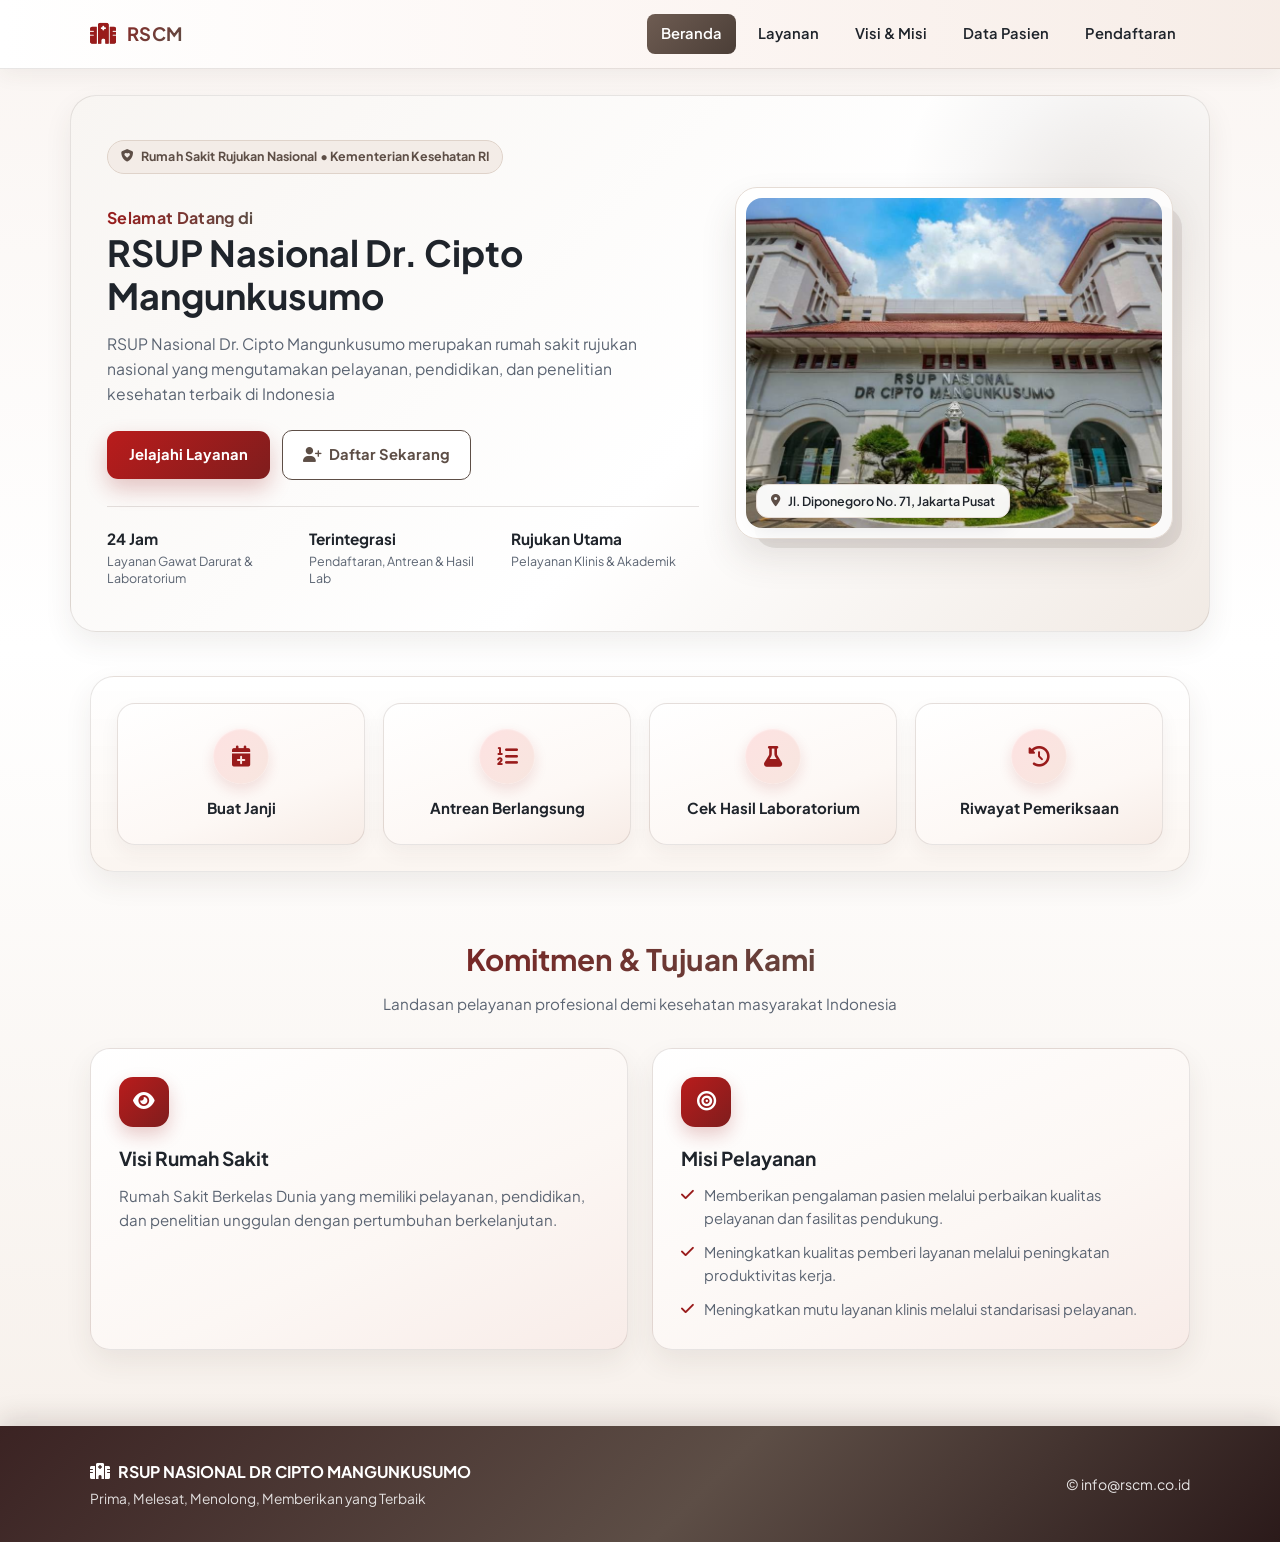
<file: index.html>
<!DOCTYPE html>
<html lang="id">
<head>
    <meta charset="UTF-8">
    <meta name="viewport" content="width=device-width, initial-scale=1.0">
    <title>RSUP NASIONAL DR CIPTO MANGUNKUSUMO</title>
    <link rel="stylesheet" href="style.css">
    <!-- Google Fonts -->
    <link href="https://fonts.googleapis.com/css2?family=Plus+Jakarta+Sans:wght@300;400;500;600;700&display=swap" rel="stylesheet">
    <!-- FontAwesome Icons -->
    <link rel="stylesheet" href="https://cdnjs.cloudflare.com/ajax/libs/font-awesome/6.4.0/css/all.min.css">
    <style>
        :root {
            /* Padanan HEX terdekat untuk TH 048 AA */
            --active-brown-solid: #5d4e46;
            --active-brown-border: #4c3f38;
        }

        /* Header terkunci: sejajar satu baris tanpa balok terpisah di kanan */
        .nav-links {
            display: flex;
            align-items: center;
            gap: 8px;
            flex-wrap: wrap;
        }

        .nav-links a {
            display: inline-flex;
            align-items: center;
            padding: 8px 14px;
            border-radius: 8px;
            text-decoration: none;
            background: transparent !important;
            border: none !important;
            box-shadow: none !important;
            transition: var(--transition);
        }

        .header-action {
            display: none !important;
        }

        /* Status aktif cokelat tua solid untuk semua item navigasi termasuk Pendaftaran */
        .nav-links a.nav-active-solid {
            background-color: var(--active-brown-solid) !important;
            color: #ffffff !important;
            padding: 8px 14px;
            border-radius: 8px;
            transition: var(--transition);
        }

        /* Peningkatan visual Hero Section (#beranda) */
        .hero-section {
            position: relative;
            overflow: hidden;
            background: linear-gradient(135deg, #f8f5f2 0%, #ffffff 58%, #f1eae4 100%);
        }

        .hero-section::before {
            content: "";
            position: absolute;
            width: 380px;
            height: 380px;
            border-radius: 50%;
            background: radial-gradient(circle, rgba(93, 78, 70, 0.11) 0%, rgba(93, 78, 70, 0) 70%);
            top: -90px;
            right: -70px;
            pointer-events: none;
            z-index: 0;
        }

        .hero-content,
        .hero-image-wrapper {
            position: relative;
            z-index: 1;
        }

        .hero-eyebrow {
            display: inline-flex;
            align-items: center;
            gap: 8px;
            background-color: #f3ece7;
            border: 1px solid #dfd3ca;
            color: var(--active-brown-solid);
            font-size: 0.78rem;
            font-weight: 700;
            padding: 6px 13px;
            border-radius: 999px;
            margin-bottom: 14px;
            letter-spacing: 0.01em;
        }

        .hero-buttons {
            display: flex;
            align-items: center;
            gap: 12px;
            flex-wrap: wrap;
        }

        .btn-hero-secondary {
            display: inline-flex;
            align-items: center;
            gap: 8px;
            padding: 12px 20px;
            border-radius: 10px;
            border: 1.5px solid var(--active-brown-solid);
            background-color: #ffffff;
            color: var(--active-brown-solid);
            font-family: inherit;
            font-size: 0.92rem;
            font-weight: 700;
            text-decoration: none;
            transition: var(--transition);
        }

        .btn-hero-secondary:hover {
            background-color: #f3ece7;
            transform: translateY(-1px);
        }

        .hero-highlights {
            display: grid;
            grid-template-columns: repeat(3, minmax(0, 1fr));
            gap: 14px;
            margin-top: 26px;
            padding-top: 20px;
            border-top: 1px solid rgba(93, 78, 70, 0.16);
        }

        .hero-highlight-item {
            display: flex;
            flex-direction: column;
            gap: 2px;
        }

        .hero-highlight-item strong {
            font-size: 0.96rem;
            font-weight: 700;
            color: var(--text-dark);
        }

        .hero-highlight-item span {
            font-size: 0.78rem;
            color: var(--text-muted);
            line-height: 1.35;
        }

        .hero-photo-frame {
            position: relative;
            padding: 10px;
            border-radius: 22px;
            background: rgba(255, 255, 255, 0.85);
            border: 1px solid #e5dcd5;
            box-shadow: 0 18px 36px rgba(62, 49, 41, 0.12);
        }

        .hero-photo-frame::after {
            content: "";
            position: absolute;
            inset: 18px -10px -10px 18px;
            border-radius: 22px;
            background-color: rgba(93, 78, 70, 0.12);
            z-index: -1;
        }

        .hero-photo-frame .hero-img {
            display: block;
            width: 100%;
            border-radius: 16px;
        }

        .hero-floating-badge {
            position: absolute;
            left: 20px;
            bottom: 20px;
            display: inline-flex;
            align-items: center;
            gap: 8px;
            background-color: rgba(255, 255, 255, 0.95);
            backdrop-filter: blur(6px);
            border: 1px solid #e5dcd5;
            color: var(--text-dark);
            padding: 8px 14px;
            border-radius: 12px;
            font-family: inherit;
            font-size: 0.78rem;
            font-weight: 600;
            box-shadow: 0 8px 20px rgba(15, 23, 42, 0.1);
            cursor: pointer;
            transition: var(--transition);
        }

        .hero-floating-badge i {
            color: var(--active-brown-solid);
            transition: var(--transition);
        }

        .hero-floating-badge:hover {
            border-color: var(--active-brown-solid);
            transform: translateY(-1px);
        }

        .hero-floating-badge.is-active {
            background-color: var(--active-brown-solid) !important;
            border-color: var(--active-brown-border) !important;
            color: #ffffff !important;
            box-shadow: 0 10px 22px rgba(93, 78, 70, 0.28);
        }

        .hero-floating-badge.is-active i {
            color: #ffffff !important;
        }

        /* Modal kecil di tengah layar untuk opsi Google Maps */
        .maps-modal-backdrop {
            display: none;
            position: fixed;
            inset: 0;
            background-color: rgba(15, 23, 42, 0.48);
            backdrop-filter: blur(2px);
            z-index: 1200;
            align-items: center;
            justify-content: center;
            padding: 16px;
        }

        .maps-modal-backdrop.show {
            display: flex;
        }

        .maps-modal-card {
            position: relative;
            width: 100%;
            max-width: 390px;
            background-color: #ffffff;
            border: 1px solid #e5dcd5;
            border-radius: 18px;
            padding: 20px 22px 22px;
            box-shadow: 0 20px 44px rgba(15, 23, 42, 0.22);
            color: var(--text-dark);
        }

        .maps-modal-close {
            position: absolute;
            top: 14px;
            right: 14px;
            width: 32px;
            height: 32px;
            border: none;
            border-radius: 8px;
            background: transparent;
            color: var(--text-muted);
            font-size: 1.25rem;
            line-height: 1;
            cursor: pointer;
            display: inline-flex;
            align-items: center;
            justify-content: center;
            transition: var(--transition);
        }

        .maps-modal-close:hover {
            background-color: #f3ece7;
            color: var(--active-brown-solid);
        }

        .maps-modal-title {
            font-size: 1rem;
            font-weight: 700;
            color: var(--text-dark);
            padding-right: 30px;
            margin-bottom: 6px;
        }

        .maps-modal-address {
            font-size: 0.86rem;
            color: var(--text-muted);
            line-height: 1.45;
            margin-bottom: 18px;
        }

        .maps-modal-actions {
            display: flex;
            gap: 10px;
            align-items: center;
        }

        .btn-maps-open {
            flex: 1;
            display: inline-flex;
            align-items: center;
            justify-content: center;
            gap: 8px;
            background-color: var(--active-brown-solid);
            color: #ffffff;
            border: 1px solid var(--active-brown-border);
            padding: 10px 14px;
            border-radius: 10px;
            font-family: inherit;
            font-size: 0.86rem;
            font-weight: 700;
            text-decoration: none;
            cursor: pointer;
            transition: var(--transition);
        }

        .btn-maps-open:hover {
            background-color: var(--active-brown-border);
        }

        .btn-maps-cancel {
            background-color: #ffffff;
            color: var(--text-dark);
            border: 1px solid #d6ccc4;
            padding: 10px 16px;
            border-radius: 10px;
            font-family: inherit;
            font-size: 0.86rem;
            font-weight: 600;
            cursor: pointer;
            transition: var(--transition);
        }

        .btn-maps-cancel:hover {
            background-color: #f3ece7;
        }

        /* Status aktif cokelat tua solid untuk kartu menu cepat di beranda */
        .menu-grid .menu-card.menu-card-active {
            background-color: var(--active-brown-solid) !important;
            border-color: var(--active-brown-border) !important;
            color: #ffffff !important;
            box-shadow: 0 10px 22px rgba(93, 78, 70, 0.25);
        }

        .menu-grid .menu-card.menu-card-active span {
            color: #ffffff !important;
        }

        .menu-grid .menu-card.menu-card-active .icon-circle {
            background-color: rgba(255, 255, 255, 0.2) !important;
            color: #ffffff !important;
        }

        .menu-grid .menu-card.menu-card-active .icon-circle i {
            color: #ffffff !important;
        }

        /* Panel Antrean Berlangsung di bawah grid menu cepat */
        .queue-panel {
            display: none;
            margin-top: 16px;
            background-color: var(--white);
            border: 1px solid var(--border-color);
            border-radius: 16px;
            padding: 20px 24px;
            box-shadow: var(--shadow);
        }

        .queue-panel.show {
            display: block;
        }

        .queue-panel-header {
            display: flex;
            justify-content: space-between;
            align-items: center;
            gap: 12px;
            margin-bottom: 14px;
            padding-bottom: 10px;
            border-bottom: 1px solid var(--border-color);
        }

        .queue-panel-header h4 {
            font-size: 1.05rem;
            font-weight: 700;
            color: var(--text-dark);
        }

        .btn-close-queue {
            background: transparent;
            border: 1px solid var(--border-color);
            color: var(--text-muted);
            padding: 4px 10px;
            border-radius: 6px;
            font-family: inherit;
            font-size: 0.82rem;
            font-weight: 600;
            cursor: pointer;
            transition: var(--transition);
        }

        .btn-close-queue:hover {
            background-color: var(--primary-light);
            color: var(--text-dark);
        }

        .queue-current-card {
            background-color: var(--primary-color);
            color: var(--white);
            border-radius: 12px;
            padding: 16px;
            margin-bottom: 14px;
        }

        .queue-current-label {
            display: inline-block;
            font-size: 0.75rem;
            font-weight: 700;
            letter-spacing: 0.04em;
            text-transform: uppercase;
            background-color: rgba(255, 255, 255, 0.2);
            padding: 3px 9px;
            border-radius: 999px;
            margin-bottom: 10px;
        }

        .queue-current-body {
            display: flex;
            justify-content: space-between;
            align-items: center;
            gap: 12px;
            flex-wrap: wrap;
        }

        .queue-current-main {
            display: flex;
            align-items: center;
            gap: 12px;
            flex-wrap: wrap;
        }

        .queue-current-number {
            background-color: var(--white);
            color: var(--primary-dark);
            font-weight: 700;
            font-size: 1.15rem;
            padding: 6px 12px;
            border-radius: 8px;
            white-space: nowrap;
        }

        .queue-current-patient strong {
            display: block;
            font-size: 1rem;
            color: var(--white);
        }

        .queue-current-patient span {
            font-size: 0.85rem;
            color: rgba(255, 255, 255, 0.88);
        }

        .btn-next-queue {
            background-color: var(--white);
            color: var(--primary-dark);
            border: none;
            padding: 8px 14px;
            border-radius: 8px;
            font-family: inherit;
            font-size: 0.85rem;
            font-weight: 700;
            cursor: pointer;
            transition: var(--transition);
            white-space: nowrap;
        }

        .btn-next-queue:hover {
            background-color: var(--primary-light);
        }

        .queue-summary-bar {
            display: flex;
            justify-content: space-between;
            align-items: center;
            gap: 10px;
            flex-wrap: wrap;
            font-size: 0.88rem;
            font-weight: 600;
            color: var(--text-dark);
            margin-bottom: 10px;
        }

        .queue-waiting-count {
            background-color: var(--primary-light);
            border: 1px solid var(--border-color);
            color: var(--primary-dark);
            padding: 3px 10px;
            border-radius: 999px;
            font-size: 0.8rem;
            font-weight: 700;
        }

        .queue-list {
            list-style: none;
            display: flex;
            flex-direction: column;
            gap: 10px;
        }

        .queue-item {
            display: flex;
            justify-content: space-between;
            align-items: center;
            gap: 12px;
            flex-wrap: wrap;
            background-color: var(--primary-light);
            padding: 12px 14px;
            border-radius: 10px;
            font-size: 0.9rem;
        }

        .queue-number {
            font-weight: 700;
            color: var(--primary-dark);
            background-color: var(--white);
            border: 1px solid var(--border-color);
            padding: 4px 10px;
            border-radius: 6px;
            white-space: nowrap;
        }

        .queue-info {
            flex: 1;
            min-width: 180px;
            color: var(--text-dark);
        }

        .queue-sub {
            display: block;
            font-size: 0.82rem;
            color: var(--text-muted);
        }

        .queue-status-badge {
            font-size: 0.78rem;
            font-weight: 600;
            color: var(--text-muted);
            background-color: var(--white);
            border: 1px solid var(--border-color);
            padding: 3px 9px;
            border-radius: 999px;
            white-space: nowrap;
        }

        .queue-empty {
            text-align: center;
            color: var(--text-muted);
            font-size: 0.9rem;
            padding: 12px 0;
        }

        /* Panel Cek Hasil Laboratorium & Riwayat Pemeriksaan */
        .cek-lab-panel {
            display: none;
            margin-top: 16px;
            background-color: var(--white);
            border: 1px solid var(--border-color);
            border-radius: 16px;
            padding: 20px 24px;
            box-shadow: var(--shadow);
        }

        .cek-lab-panel.show {
            display: block;
        }

        .cek-lab-form-row {
            display: flex;
            gap: 10px;
            align-items: center;
            flex-wrap: wrap;
        }

        .cek-lab-input {
            flex: 1 1 240px;
            padding: 9px 12px;
            border: 1px solid var(--border-color);
            border-radius: 8px;
            font-family: inherit;
            font-size: 0.92rem;
            color: var(--text-dark);
            background-color: var(--white);
        }

        .cek-lab-input:focus {
            outline: none;
            border-color: var(--primary-color);
        }

        .btn-cek-lab-submit {
            background-color: var(--primary-color);
            color: var(--white);
            border: none;
            padding: 9px 15px;
            border-radius: 8px;
            font-family: inherit;
            font-size: 0.88rem;
            font-weight: 600;
            cursor: pointer;
            transition: var(--transition);
        }

        .btn-cek-lab-submit:hover {
            background-color: var(--primary-dark);
        }

        .btn-cek-lab-print {
            background-color: var(--primary-color);
            color: var(--white);
            border: none;
            padding: 7px 13px;
            border-radius: 8px;
            font-family: inherit;
            font-size: 0.84rem;
            font-weight: 600;
            cursor: pointer;
            transition: var(--transition);
        }

        .btn-cek-lab-print:hover {
            background-color: var(--primary-dark);
        }

        .cek-lab-msg {
            margin-top: 10px;
            font-size: 0.88rem;
            font-weight: 600;
        }

        .cek-lab-msg-error {
            color: #b91c1c;
        }

        .cek-lab-msg-ok {
            color: #15803d;
        }

        .cek-lab-result-box {
            display: none;
            margin-top: 16px;
            padding-top: 16px;
            border-top: 1px solid var(--border-color);
        }

        .cek-lab-result-box.show {
            display: block;
        }

        .cek-lab-result-toolbar {
            display: flex;
            justify-content: space-between;
            align-items: center;
            gap: 10px;
            flex-wrap: wrap;
            margin-bottom: 12px;
        }

        .cek-lab-readonly-tag {
            display: inline-flex;
            align-items: center;
            gap: 6px;
            font-size: 0.78rem;
            font-weight: 700;
            color: var(--primary-dark);
            background-color: var(--primary-light);
            border: 1px solid var(--border-color);
            padding: 4px 10px;
            border-radius: 999px;
        }

        .riwayat-session-list {
            display: flex;
            flex-direction: column;
            gap: 10px;
            margin-top: 14px;
        }

        .riwayat-session-card {
            display: flex;
            justify-content: space-between;
            align-items: center;
            gap: 12px;
            flex-wrap: wrap;
            background-color: var(--primary-light);
            border: 1px solid var(--border-color);
            border-radius: 12px;
            padding: 12px 15px;
        }

        .riwayat-session-meta strong {
            display: block;
            font-size: 0.94rem;
            color: var(--text-dark);
            margin-bottom: 2px;
        }

        .riwayat-session-meta span {
            font-size: 0.82rem;
            color: var(--text-muted);
        }

        .btn-lihat-riwayat {
            background-color: var(--active-brown-solid);
            color: #ffffff;
            border: none;
            padding: 7px 13px;
            border-radius: 8px;
            font-family: inherit;
            font-size: 0.82rem;
            font-weight: 600;
            cursor: pointer;
            transition: var(--transition);
        }

        .btn-lihat-riwayat:hover {
            background-color: var(--active-brown-border);
        }

        .report-paper {
            background-color: #ffffff;
            color: #111827;
            padding: 16px;
            border: 1px solid var(--border-color);
            border-radius: 10px;
        }

        .report-kop {
            text-align: center;
            padding-bottom: 10px;
            border-bottom: 2px solid #111827;
            margin-bottom: 12px;
        }

        .report-kop-brand {
            display: inline-flex;
            align-items: center;
            gap: 6px;
            color: var(--primary-dark);
            font-weight: 700;
            font-size: 0.88rem;
            margin-bottom: 3px;
        }

        .report-kop h3 {
            font-size: 1.15rem;
            font-weight: 700;
            margin-bottom: 2px;
        }

        .report-kop p {
            font-size: 0.78rem;
            color: #4b5563;
        }

        .report-info-grid {
            display: grid;
            grid-template-columns: repeat(2, 1fr);
            gap: 6px 18px;
            font-size: 0.84rem;
            margin-bottom: 12px;
            padding-bottom: 10px;
            border-bottom: 1px solid #d1d5db;
        }

        .report-info-row {
            display: flex;
            gap: 6px;
        }

        .report-info-label {
            min-width: 110px;
            font-weight: 600;
            color: #374151;
        }

        .report-section-heading {
            text-align: center;
            font-size: 0.92rem;
            font-weight: 700;
            margin-bottom: 10px;
            color: #111827;
        }

        .report-table-wrap {
            overflow-x: auto;
        }

        .report-table {
            width: 100%;
            border-collapse: collapse;
            font-size: 0.82rem;
            margin-bottom: 12px;
        }

        .report-table th,
        .report-table td {
            padding: 7px 8px;
            border-bottom: 1px solid #e5e7eb;
            text-align: left;
        }

        .report-table th {
            background-color: #f8fafc;
            font-weight: 700;
            color: #111827;
        }

        .row-status-normal {
            background-color: #ffffff;
        }

        .row-status-high,
        .row-status-low {
            background-color: #ecfccb;
            font-weight: 600;
        }

        .row-status-critical {
            background-color: #fecdd3;
            color: #881337;
            font-weight: 700;
        }

        .flag-normal {
            color: #64748b;
            font-weight: 700;
        }

        .flag-high,
        .flag-low {
            color: #3f6212;
            font-weight: 700;
        }

        .flag-critical {
            color: #be123c;
            font-weight: 700;
        }

        .report-footer-meta {
            font-size: 0.8rem;
            color: #374151;
            margin-bottom: 14px;
        }

        .report-sign-grid {
            display: grid;
            grid-template-columns: repeat(2, 1fr);
            gap: 16px;
            text-align: center;
            font-size: 0.82rem;
            margin-bottom: 10px;
        }

        .report-sign-space {
            height: 44px;
        }

        .report-disclaimer {
            font-size: 0.74rem;
            color: #6b7280;
            line-height: 1.4;
        }

        @media (max-width: 768px) {
            .hero-highlights {
                grid-template-columns: 1fr;
                gap: 10px;
            }

            .hero-floating-badge {
                left: 16px;
                right: 16px;
                bottom: 16px;
            }

            .report-info-grid,
            .report-sign-grid {
                grid-template-columns: 1fr;
            }
        }
    </style>
</head>
<body>

    <header class="header">
        <div class="nav-container">
            <div class="logo">
                <i class="fa-solid fa-hospital"></i>
                <span>RSCM</span>
            </div>
            <nav class="nav-links" aria-label="Navigasi Utama">
                <a href="index.html#beranda" data-section="beranda" class="nav-active-solid">Beranda</a>
                <a href="index.html#layanan" data-section="layanan">Layanan</a>
                <a href="index.html#visi-misi" data-section="visi-misi">Visi &amp; Misi</a>
                <a href="data-pasien.html">Data Pasien</a>
                <a href="pendaftaran.html">Pendaftaran</a>
            </nav>
        </div>
    </header>

    <section id="beranda" class="hero-section">
        <div class="hero-content">
            <div class="hero-eyebrow">
                <i class="fa-solid fa-shield-heart"></i>
                <span>Rumah Sakit Rujukan Nasional &bull; Kementerian Kesehatan RI</span>
            </div>
            <h1><span class="welcome-text">Selamat Datang di</span> <br><span>RSUP Nasional Dr. Cipto Mangunkusumo</span></h1>
            <p>RSUP Nasional Dr. Cipto Mangunkusumo merupakan rumah sakit rujukan nasional yang mengutamakan pelayanan, pendidikan, dan penelitian kesehatan terbaik di Indonesia</p>
            <div class="hero-buttons">
                <a href="#layanan" class="btn-main">Jelajahi Layanan</a>
                <a href="pendaftaran.html" id="btnDaftarHero" class="btn-hero-secondary">
                    <i class="fa-solid fa-user-plus"></i> Daftar Sekarang
                </a>
            </div>
            <div class="hero-highlights">
                <div class="hero-highlight-item">
                    <strong>24 Jam</strong>
                    <span>Layanan Gawat Darurat &amp; Laboratorium</span>
                </div>
                <div class="hero-highlight-item">
                    <strong>Terintegrasi</strong>
                    <span>Pendaftaran, Antrean &amp; Hasil Lab</span>
                </div>
                <div class="hero-highlight-item">
                    <strong>Rujukan Utama</strong>
                    <span>Pelayanan Klinis &amp; Akademik</span>
                </div>
            </div>
        </div>
        <div class="hero-image-wrapper">
            <div class="hero-photo-frame">
                <img src="rscm.jpeg" alt="RSCM" class="hero-img">
                <button type="button" id="btnLokasiBadge" class="hero-floating-badge" aria-haspopup="dialog" aria-expanded="false">
                    <i class="fa-solid fa-location-dot"></i>
                    <span>Jl. Diponegoro No. 71, Jakarta Pusat</span>
                </button>
            </div>
        </div>
    </section>

    <!-- Modal Pilihan Google Maps -->
    <div id="modalLokasiMaps" class="maps-modal-backdrop" role="dialog" aria-modal="true" aria-labelledby="judulModalMaps">
        <div class="maps-modal-card">
            <button type="button" id="btnSilangMaps" class="maps-modal-close" aria-label="Tutup">&times;</button>
            <div id="judulModalMaps" class="maps-modal-title">Lokasi RSUP Nasional Dr. Cipto Mangunkusumo</div>
            <p class="maps-modal-address">Jl. Diponegoro No. 71, Jakarta Pusat</p>
            <div class="maps-modal-actions">
                <a
                    href="https://www.google.com/maps/search/?api=1&query=RSUP+Nasional+Dr.+Cipto+Mangunkusumo+Jl.+Diponegoro+No.+71+Jakarta+Pusat"
                    target="_blank"
                    rel="noopener noreferrer"
                    id="linkBukaGoogleMaps"
                    class="btn-maps-open"
                >
                    <i class="fa-solid fa-arrow-up-right-from-square"></i> Buka di Google Maps
                </a>
                <button type="button" id="btnBatalMaps" class="btn-maps-cancel">Batal</button>
            </div>
        </div>
    </div>

    <section id="layanan" class="quick-service-section">
        <div class="container">
            <div class="quick-menu-container">
                <div class="menu-grid">
                    <a href="pendaftaran.html" id="btnBuatJanji" class="menu-card">
                        <div class="icon-circle">
                            <i class="fa-solid fa-calendar-plus"></i>
                        </div>
                        <span>Buat Janji</span>
                    </a>

                    <a href="#antrean-berlangsung" id="btnAntreanBerlangsung" class="menu-card">
                        <div class="icon-circle">
                            <i class="fa-solid fa-list-ol"></i>
                        </div>
                        <span>Antrean Berlangsung</span>
                    </a>

                    <a href="#cek-hasil-lab" id="btnCekHasilLab" class="menu-card">
                        <div class="icon-circle">
                            <i class="fa-solid fa-flask"></i>
                        </div>
                        <span>Cek Hasil Laboratorium</span>
                    </a>

                    <a href="#riwayat-pemeriksaan" id="btnRiwayatPemeriksaan" class="menu-card">
                        <div class="icon-circle">
                            <i class="fa-solid fa-clock-rotate-left"></i>
                        </div>
                        <span>Riwayat Pemeriksaan</span>
                    </a>
                </div>

                <!-- Panel Antrean Berlangsung -->
                <div id="panelAntreanBerlangsung" class="queue-panel" aria-live="polite">
                    <div class="queue-panel-header">
                        <h4>Antrean Berlangsung</h4>
                        <button type="button" id="btnTutupAntrean" class="btn-close-queue">Tutup</button>
                    </div>

                    <!-- Kotak Sedang Dilayani -->
                    <div id="kotakSedangDilayani"></div>

                    <!-- Ringkasan Jumlah Menunggu & Daftar Menunggu -->
                    <div class="queue-summary-bar">
                        <span>Daftar Antrean Menunggu</span>
                        <span id="ringkasanMenunggu" class="queue-waiting-count">0 Menunggu</span>
                    </div>
                    <ul id="daftarAntreanAktif" class="queue-list"></ul>
                </div>

                <!-- Panel Cek Hasil Laboratorium (Read-Only + Cetak / Simpan PDF) -->
                <div id="panelCekHasilLab" class="cek-lab-panel" aria-live="polite">
                    <div class="queue-panel-header">
                        <h4>Cek Hasil Laboratorium</h4>
                        <button type="button" id="btnTutupCekLab" class="btn-close-queue">Tutup</button>
                    </div>

                    <form id="formCariNoRm" class="cek-lab-form-row">
                        <input
                            type="text"
                            id="inputNoRmPasien"
                            class="cek-lab-input"
                            placeholder="Masukkan No. RM pasien..."
                            autocomplete="off"
                            required
                        >
                        <button type="submit" class="btn-cek-lab-submit">
                            <i class="fa-solid fa-magnifying-glass"></i> Cek Hasil
                        </button>
                        <button type="button" id="btnBersihkanCekLab" class="btn-close-queue">Reset</button>
                    </form>

                    <div id="pesanCekLab" class="cek-lab-msg"></div>

                    <div id="kotakHasilLabReadOnly" class="cek-lab-result-box">
                        <div class="cek-lab-result-toolbar">
                            <span class="cek-lab-readonly-tag">
                                <i class="fa-solid fa-eye"></i> Lembar Hasil (Read-Only)
                            </span>
                            <button type="button" id="btnCetakHasilLab" class="btn-cek-lab-print">
                                <i class="fa-solid fa-print"></i> Cetak / Simpan PDF
                            </button>
                        </div>

                        <div id="kertasCetakHasilLab" class="report-paper"></div>
                    </div>
                </div>

                <!-- Panel Riwayat Pemeriksaan Pasien (Syarat: Masukkan No. RM) -->
                <div id="panelRiwayatPemeriksaan" class="cek-lab-panel" aria-live="polite">
                    <div class="queue-panel-header">
                        <h4>Riwayat Pemeriksaan</h4>
                        <button type="button" id="btnTutupRiwayat" class="btn-close-queue">Tutup</button>
                    </div>

                    <form id="formCariRiwayatNoRm" class="cek-lab-form-row">
                        <input
                            type="text"
                            id="inputNoRmRiwayat"
                            class="cek-lab-input"
                            placeholder="Masukkan No. RM untuk melihat riwayat pemeriksaan..."
                            autocomplete="off"
                            required
                        >
                        <button type="submit" class="btn-cek-lab-submit">
                            <i class="fa-solid fa-clock-rotate-left"></i> Cari Riwayat
                        </button>
                        <button type="button" id="btnBersihkanRiwayat" class="btn-close-queue">Reset</button>
                    </form>

                    <div id="pesanRiwayat" class="cek-lab-msg"></div>
                    <div id="daftarSesiRiwayat" class="riwayat-session-list"></div>

                    <div id="kotakDetailRiwayat" class="cek-lab-result-box">
                        <div class="cek-lab-result-toolbar">
                            <span class="cek-lab-readonly-tag">
                                <i class="fa-solid fa-file-lines"></i> Rincian Riwayat Pemeriksaan (Read-Only)
                            </span>
                            <button type="button" id="btnTutupDetailRiwayat" class="btn-close-queue">Tutup Rincian</button>
                        </div>
                        <div id="kertasDetailRiwayat" class="report-paper"></div>
                    </div>
                </div>
            </div>
        </div>
    </section>

    <section id="visi-misi" class="vision-mission-section">
        <div class="container">
            <div class="section-header">
                <h2>Komitmen &amp; Tujuan Kami</h2>
                <p>Landasan pelayanan profesional demi kesehatan masyarakat Indonesia</p>
            </div>
            <div class="vm-grid">
                <div class="vm-card">
                    <div class="icon-box"><i class="fa-solid fa-eye"></i></div>
                    <h3>Visi Rumah Sakit</h3>
                    <p>Rumah Sakit Berkelas Dunia yang memiliki pelayanan, pendidikan, dan penelitian unggulan dengan pertumbuhan berkelanjutan.</p>
                </div>
                <div class="vm-card">
                    <div class="icon-box"><i class="fa-solid fa-bullseye"></i></div>
                    <h3>Misi Pelayanan</h3>
                    <ul>
                        <li><i class="fa-solid fa-check"></i> Memberikan pengalaman pasien melalui perbaikan kualitas pelayanan dan fasilitas pendukung.</li>
                        <li><i class="fa-solid fa-check"></i> Meningkatkan kualitas pemberi layanan melalui peningkatan produktivitas kerja.</li>
                        <li><i class="fa-solid fa-check"></i> Meningkatkan mutu layanan klinis melalui standarisasi pelayanan.</li>
                    </ul>
                </div>
            </div>
        </div>
    </section>

    <footer class="footer">
        <div class="container footer-content">
            <div class="footer-brand">
                <h3><i class="fa-solid fa-hospital"></i> RSUP NASIONAL DR CIPTO MANGUNKUSUMO</h3>
                <p>Prima, Melesat, Menolong, Memberikan yang Terbaik</p>
            </div>
            <div class="footer-info">
                <p>&copy; info@rscm.co.id</p>
            </div>
        </div>
    </footer>

    <script>
        const navHeaderItems = document.querySelectorAll('.nav-links a');
        const semuaKartuMenu = document.querySelectorAll('.menu-grid .menu-card');
        const btnDaftarHero = document.getElementById('btnDaftarHero');
        const btnLokasiBadge = document.getElementById('btnLokasiBadge');
        const modalLokasiMaps = document.getElementById('modalLokasiMaps');
        const btnSilangMaps = document.getElementById('btnSilangMaps');
        const btnBatalMaps = document.getElementById('btnBatalMaps');
        const linkBukaGoogleMaps = document.getElementById('linkBukaGoogleMaps');
        const btnBuatJanji = document.getElementById('btnBuatJanji');
        const btnAntrean = document.getElementById('btnAntreanBerlangsung');
        const btnCekHasilLab = document.getElementById('btnCekHasilLab');
        const btnRiwayatPemeriksaan = document.getElementById('btnRiwayatPemeriksaan');

        const panelAntrean = document.getElementById('panelAntreanBerlangsung');
        const btnTutupAntrean = document.getElementById('btnTutupAntrean');
        const kotakSedangDilayani = document.getElementById('kotakSedangDilayani');
        const ringkasanMenunggu = document.getElementById('ringkasanMenunggu');
        const daftarAntreanAktif = document.getElementById('daftarAntreanAktif');

        const panelCekHasilLab = document.getElementById('panelCekHasilLab');
        const btnTutupCekLab = document.getElementById('btnTutupCekLab');
        const formCariNoRm = document.getElementById('formCariNoRm');
        const inputNoRmPasien = document.getElementById('inputNoRmPasien');
        const btnBersihkanCekLab = document.getElementById('btnBersihkanCekLab');
        const pesanCekLab = document.getElementById('pesanCekLab');
        const kotakHasilLabReadOnly = document.getElementById('kotakHasilLabReadOnly');
        const kertasCetakHasilLab = document.getElementById('kertasCetakHasilLab');
        const btnCetakHasilLab = document.getElementById('btnCetakHasilLab');

        const panelRiwayatPemeriksaan = document.getElementById('panelRiwayatPemeriksaan');
        const btnTutupRiwayat = document.getElementById('btnTutupRiwayat');
        const formCariRiwayatNoRm = document.getElementById('formCariRiwayatNoRm');
        const inputNoRmRiwayat = document.getElementById('inputNoRmRiwayat');
        const btnBersihkanRiwayat = document.getElementById('btnBersihkanRiwayat');
        const pesanRiwayat = document.getElementById('pesanRiwayat');
        const daftarSesiRiwayat = document.getElementById('daftarSesiRiwayat');
        const kotakDetailRiwayat = document.getElementById('kotakDetailRiwayat');
        const kertasDetailRiwayat = document.getElementById('kertasDetailRiwayat');
        const btnTutupDetailRiwayat = document.getElementById('btnTutupDetailRiwayat');

        let navTerkunciManual = false;

        function setNavHeaderAktif(el) {
            navHeaderItems.forEach((item) => item.classList.remove('nav-active-solid'));
            if (el) el.classList.add('nav-active-solid');
        }

        function setNavAktifBySection(sectionId) {
            const target = document.querySelector(`.nav-links a[data-section="${sectionId}"]`);
            if (target) {
                setNavHeaderAktif(target);
            }
        }

        function setMenuCardAktif(el) {
            semuaKartuMenu.forEach((card) => card.classList.remove('menu-card-active'));
            if (el) el.classList.add('menu-card-active');
        }

        function tutupSemuaPanelLayanan() {
            panelAntrean.classList.remove('show');
            panelCekHasilLab.classList.remove('show');
            panelRiwayatPemeriksaan.classList.remove('show');
        }

        navHeaderItems.forEach((item) => {
            item.addEventListener('click', function (e) {
                setNavHeaderAktif(this);
                const href = this.getAttribute('href') || '';
                const sectionId = this.dataset.section;

                if (sectionId) {
                    navTerkunciManual = true;
                    setTimeout(() => {
                        navTerkunciManual = false;
                    }, 500);
                }

                const pindahHalaman = href && !href.startsWith('#') && !href.startsWith('index.html#');
                if (pindahHalaman) {
                    e.preventDefault();
                    setTimeout(() => {
                        window.location.href = href;
                    }, 180);
                }
            });
        });

        window.addEventListener('scroll', function () {
            if (navTerkunciManual) return;
            const sections = ['beranda', 'layanan', 'visi-misi'];
            const posisiY = window.scrollY + 140;
            let aktifId = 'beranda';

            sections.forEach((id) => {
                const sec = document.getElementById(id);
                if (sec && sec.offsetTop <= posisiY) {
                    aktifId = id;
                }
            });

            setNavAktifBySection(aktifId);
        });

        function bukaModalMaps() {
            modalLokasiMaps.classList.add('show');
            btnLokasiBadge.classList.add('is-active');
            btnLokasiBadge.setAttribute('aria-expanded', 'true');
        }

        function tutupModalMaps() {
            modalLokasiMaps.classList.remove('show');
            btnLokasiBadge.classList.remove('is-active');
            btnLokasiBadge.setAttribute('aria-expanded', 'false');
        }

        btnLokasiBadge.addEventListener('click', function (e) {
            e.stopPropagation();
            if (modalLokasiMaps.classList.contains('show')) {
                tutupModalMaps();
            } else {
                bukaModalMaps();
            }
        });

        btnSilangMaps.addEventListener('click', tutupModalMaps);
        btnBatalMaps.addEventListener('click', tutupModalMaps);
        linkBukaGoogleMaps.addEventListener('click', tutupModalMaps);

        modalLokasiMaps.addEventListener('click', function (e) {
            if (e.target === modalLokasiMaps) {
                tutupModalMaps();
            }
        });

        document.addEventListener('keydown', function (e) {
            if (e.key === 'Escape' && modalLokasiMaps.classList.contains('show')) {
                tutupModalMaps();
            }
        });

        if (btnDaftarHero) {
            btnDaftarHero.addEventListener('click', function (e) {
                e.preventDefault();
                const href = this.getAttribute('href');
                const navDaftar = document.querySelector('.nav-links a[href="pendaftaran.html"]');
                if (navDaftar) setNavHeaderAktif(navDaftar);
                this.style.backgroundColor = 'var(--active-brown-solid)';
                this.style.color = '#ffffff';
                setTimeout(() => {
                    window.location.href = href;
                }, 180);
            });
        }

        btnBuatJanji.addEventListener('click', function (e) {
            e.preventDefault();
            setMenuCardAktif(this);
            const navDaftar = document.querySelector('.nav-links a[href="pendaftaran.html"]');
            if (navDaftar) setNavHeaderAktif(navDaftar);
            const href = this.getAttribute('href');
            setTimeout(() => {
                window.location.href = href;
            }, 180);
        });

        const STORAGE_PENDAFTARAN = 'dataPendaftaranRSCM';
        const STORAGE_DATA_PASIEN = 'dataPasienRSCM';
        const STORAGE_HASIL_LAB = 'hasilLaboratoriumRSCM';
        const STORAGE_RIWAYAT_LAB = 'riwayatPemeriksaanRSCM';

        let pasienAktifCekLabKey = null;

        const KATALOG_DEFAULT = {
            'Hemoglobin': { satuan: 'g/dL', rujukan: '11.5 - 14.3', kritisTeks: '< 7.0 dan > 20', metode: 'Automated hematology analyzer', minNormal: 11.5, maxNormal: 14.3, critLow: 7.0, critHigh: 20 },
            'Hematokrit': { satuan: '%', rujukan: '34 - 42', kritisTeks: '< 20 dan > 60', metode: 'Automated hematology analyzer', minNormal: 34, maxNormal: 42, critLow: 20, critHigh: 60 },
            'Eritrosit': { satuan: 'juta/mm³', rujukan: '4.10 - 5.20', kritisTeks: '-', metode: 'Automated hematology analyzer', minNormal: 4.10, maxNormal: 5.20, critLow: null, critHigh: null },
            'Leukosit': { satuan: '/mm³', rujukan: '3800 - 10400', kritisTeks: '< 2000 dan > 50000', metode: 'Automated hematology analyzer', minNormal: 3800, maxNormal: 10400, critLow: 2000, critHigh: 50000 },
            'Trombosit': { satuan: '/mm³', rujukan: '187000 - 400000', kritisTeks: '< 50000 dan > 800000', metode: 'Automated hematology analyzer', minNormal: 187000, maxNormal: 400000, critLow: 50000, critHigh: 800000 },
            'MCV': { satuan: 'fL', rujukan: '77.8 - 91.1', kritisTeks: '-', metode: 'Calculated', minNormal: 77.8, maxNormal: 91.1, critLow: null, critHigh: null },
            'MCH': { satuan: 'pg', rujukan: '25 - 33', kritisTeks: '-', metode: 'Calculated', minNormal: 25, maxNormal: 33, critLow: null, critHigh: null },
            'MCHC': { satuan: 'g/dL', rujukan: '32 - 36', kritisTeks: '-', metode: 'Calculated', minNormal: 32, maxNormal: 36, critLow: null, critHigh: null },
            'Masa Protrombin (PT)': { satuan: 'detik', rujukan: '9.4 - 12.5', kritisTeks: '> 50', metode: 'Coagulometer', minNormal: 9.4, maxNormal: 12.5, critLow: null, critHigh: 50 },
            'INR': { satuan: '', rujukan: '0.9 - 1.1', kritisTeks: '> 5.0', metode: 'Calculated', minNormal: 0.9, maxNormal: 1.1, critLow: null, critHigh: 5.0 },
            'APTT': { satuan: 'detik', rujukan: '25 - 37', kritisTeks: '> 100', metode: 'Coagulometer', minNormal: 25, maxNormal: 37, critLow: null, critHigh: 100 },
            'D-dimer': { satuan: 'ng/mL FEU', rujukan: '≤ 500', kritisTeks: '-', metode: 'Immunoturbidimetric', minNormal: null, maxNormal: 500, critLow: null, critHigh: null }
        };

        function ambilDataAntrean() {
            return JSON.parse(localStorage.getItem(STORAGE_PENDAFTARAN)) || [];
        }

        function simpanDataAntrean(data) {
            localStorage.setItem(STORAGE_PENDAFTARAN, JSON.stringify(data));
        }

        function ambilDataPasienTersimpan() {
            return JSON.parse(localStorage.getItem(STORAGE_DATA_PASIEN)) || [];
        }

        function simpanDataPasienTersimpan(data) {
            localStorage.setItem(STORAGE_DATA_PASIEN, JSON.stringify(data));
        }

        function buatKeyPasien(item, index = 0) {
            if (item && item.pasienKey) return item.pasienKey;
            if (item && item.nomorAntrean) return `${item.nomorAntrean}__${item.noRm || index}`;
            if (item && item.noRm) return `RM-${item.noRm}__${index}`;
            return `PASIEN-${index}`;
        }

        function arsipkanAntreanKeMasterPasien(daftarAntrean) {
            if (!Array.isArray(daftarAntrean) || daftarAntrean.length === 0) return;

            const masterSekarang = ambilDataPasienTersimpan();
            const mapMaster = new Map();

            masterSekarang.forEach((item, idx) => {
                const key = buatKeyPasien(item, idx);
                mapMaster.set(key, { ...item, pasienKey: key });
            });

            daftarAntrean.forEach((item, idx) => {
                const key = buatKeyPasien(item, idx);
                const salinan = {
                    ...item,
                    pasienKey: key,
                    nomorTransaksi: item.nomorTransaksi || item.nomorAntrean || key,
                    poliRujukan: item.poliRujukan || item.tujuan || 'Laboratorium',
                    tanggalOrder: item.tanggalOrder || item.waktuDaftar || '-'
                };

                if (mapMaster.has(key)) {
                    mapMaster.set(key, { ...salinan, ...mapMaster.get(key), pasienKey: key });
                } else {
                    mapMaster.set(key, salinan);
                }
            });

            simpanDataPasienTersimpan(Array.from(mapMaster.values()));
        }

        function panggilBerikutnya() {
            const dataAntrean = ambilDataAntrean();
            if (dataAntrean.length === 0) return;

            arsipkanAntreanKeMasterPasien(dataAntrean);
            dataAntrean.shift();
            simpanDataAntrean(dataAntrean);
            renderAntreanBerlangsung();
        }

        function renderAntreanBerlangsung() {
            const dataAntrean = ambilDataAntrean();
            arsipkanAntreanKeMasterPasien(dataAntrean);
            daftarAntreanAktif.innerHTML = '';

            if (dataAntrean.length === 0) {
                kotakSedangDilayani.innerHTML = `
                    <div class="queue-current-card">
                        <span class="queue-current-label">Sedang Dilayani</span>
                        <div class="queue-current-body">
                            <div class="queue-current-patient">
                                <strong>Tidak ada nomor yang sedang dilayani</strong>
                                <span>Belum ada antrean pendaftaran aktif saat ini.</span>
                            </div>
                        </div>
                    </div>
                `;
                ringkasanMenunggu.textContent = '0 Menunggu';
                daftarAntreanAktif.innerHTML = `
                    <li class="queue-empty">Belum ada antrean pendaftaran yang berlangsung saat ini.</li>
                `;
                return;
            }

            const sedangDilayani = dataAntrean[0];
            const daftarMenunggu = dataAntrean.slice(1);

            kotakSedangDilayani.innerHTML = `
                <div class="queue-current-card">
                    <span class="queue-current-label">Sedang Dilayani</span>
                    <div class="queue-current-body">
                        <div class="queue-current-main">
                            <span class="queue-current-number">${sedangDilayani.nomorAntrean}</span>
                            <div class="queue-current-patient">
                                <strong>${sedangDilayani.nama}</strong>
                                <span>Tujuan: ${sedangDilayani.tujuan}</span>
                            </div>
                        </div>
                        <button type="button" id="btnPanggilBerikutnya" class="btn-next-queue">
                            Panggil Berikutnya / Selesai
                        </button>
                    </div>
                </div>
            `;

            ringkasanMenunggu.textContent = daftarMenunggu.length + ' Menunggu';

            if (daftarMenunggu.length === 0) {
                daftarAntreanAktif.innerHTML = `
                    <li class="queue-empty">Tidak ada antrean lain yang menunggu.</li>
                `;
            } else {
                daftarMenunggu.forEach((item) => {
                    const li = document.createElement('li');
                    li.className = 'queue-item';
                    li.innerHTML = `
                        <span class="queue-number">${item.nomorAntrean}</span>
                        <div class="queue-info">
                            <strong>${item.nama}</strong>
                            <span class="queue-sub">Tujuan: ${item.tujuan} • ${item.waktuDaftar || ''}</span>
                        </div>
                        <span class="queue-status-badge">Menunggu</span>
                    `;
                    daftarAntreanAktif.appendChild(li);
                });
            }

            const btnNext = document.getElementById('btnPanggilBerikutnya');
            if (btnNext) {
                btnNext.addEventListener('click', panggilBerikutnya);
            }
        }

        btnAntrean.addEventListener('click', function (e) {
            e.preventDefault();
            const sedangTerbuka = panelAntrean.classList.contains('show');
            tutupSemuaPanelLayanan();
            if (sedangTerbuka) {
                setMenuCardAktif(null);
            } else {
                renderAntreanBerlangsung();
                panelAntrean.classList.add('show');
                setMenuCardAktif(this);
            }
        });

        btnTutupAntrean.addEventListener('click', function () {
            panelAntrean.classList.remove('show');
            if (btnAntrean.classList.contains('menu-card-active')) {
                setMenuCardAktif(null);
            }
        });

        function normalisasiNoRm(teks) {
            return String(teks ?? '').trim().toLowerCase().replace(/\s+/g, '');
        }

        function normalisasiNama(teks) {
            return String(teks ?? '').trim().toLowerCase().replace(/\s+/g, ' ');
        }

        function normalisasiItemsLab(rawItems) {
            if (!Array.isArray(rawItems)) return [];
            return rawItems
                .map((it) => {
                    if (!it || typeof it !== 'object') return null;
                    const namaParam = it.pemeriksaan || it.parameter || it.namaPemeriksaan || it.nama || '';
                    const hasilVal = it.hasil !== undefined && it.hasil !== null ? String(it.hasil) : (it.nilai !== undefined && it.nilai !== null ? String(it.nilai) : '');
                    if (!namaParam && hasilVal.trim() === '') return null;
                    return {
                        ...it,
                        pemeriksaan: namaParam || 'Pemeriksaan',
                        hasil: hasilVal
                    };
                })
                .filter(Boolean);
        }

        function ekstrakDataLabObjek(val) {
            if (!val || typeof val !== 'object') return null;
            const directItems = normalisasiItemsLab(val.items || val.hasilItems || val.parameters || val.data);
            if (directItems.length > 0) {
                return { ...val, items: directItems };
            }
            if (val.latest && typeof val.latest === 'object') {
                const nested = ekstrakDataLabObjek(val.latest);
                if (nested) return nested;
            }
            return null;
        }

        function ambilSemuaDataPasien() {
            const dataAntrean = ambilDataAntrean();
            arsipkanAntreanKeMasterPasien(dataAntrean);
            const dataPasien = ambilDataPasienTersimpan();
            const hasilMap = new Map();

            dataPasien.forEach((item, idx) => {
                const key = buatKeyPasien(item, idx);
                hasilMap.set(key, {
                    key,
                    nomorTransaksi: item.nomorTransaksi || item.nomorAntrean || `RSCM-${String(idx + 1).padStart(3, '0')}`,
                    noRm: item.noRm || '-',
                    nama: item.nama || '-',
                    tanggalLahir: item.tanggalLahir || '-',
                    umur: item.umur !== undefined && item.umur !== '' ? item.umur : '-',
                    jenisKelamin: item.jenisKelamin || '-',
                    alamat: item.alamat || '-',
                    jenisPasien: item.jenisPasien || '-',
                    nomorAsuransi: item.nomorAsuransi || '-',
                    poliRujukan: item.poliRujukan || item.tujuan || 'Laboratorium',
                    dokterPengirim: item.dokterPengirim || '-',
                    tanggalOrder: item.tanggalOrder || item.waktuDaftar || item.tanggalPeriksa || '-'
                });
            });

            const hasilTersimpan = JSON.parse(localStorage.getItem(STORAGE_HASIL_LAB)) || {};
            if (hasilTersimpan && typeof hasilTersimpan === 'object') {
                Object.entries(hasilTersimpan).forEach(([k, val], idx) => {
                    const bersih = ekstrakDataLabObjek(val);
                    if (!bersih) return;
                    const normRm = normalisasiNoRm(bersih.noRm);
                    const sudahAda = Array.from(hasilMap.values()).some((p) => {
                        if (p.key === k) return true;
                        if (normRm && normalisasiNoRm(p.noRm) === normRm) return true;
                        if (bersih.nama && normalisasiNama(p.nama) === normalisasiNama(bersih.nama)) return true;
                        return false;
                    });
                    if (!sudahAda) {
                        hasilMap.set(k, {
                            key: k,
                            nomorTransaksi: bersih.nomorTransaksi || bersih.nomorAntrean || `RSCM-LAB-${String(idx + 1).padStart(3, '0')}`,
                            noRm: bersih.noRm || '-',
                            nama: bersih.nama || bersih.namaPasien || '-',
                            tanggalLahir: bersih.tanggalLahir || '-',
                            umur: bersih.umur !== undefined && bersih.umur !== '' ? bersih.umur : '-',
                            jenisKelamin: bersih.jenisKelamin || '-',
                            alamat: bersih.alamat || '-',
                            jenisPasien: bersih.jenisPasien || '-',
                            nomorAsuransi: bersih.nomorAsuransi || '-',
                            poliRujukan: bersih.poliRujukan || bersih.tujuan || 'Laboratorium',
                            dokterPengirim: bersih.dokterPengirim || '-',
                            tanggalOrder: bersih.tanggalOrder || bersih.tanggalPeriksa || '-'
                        });
                    }
                });
            }

            return Array.from(hasilMap.values());
        }

        function temukanHasilLabUntukPasien(pasien, hasilTersimpan) {
            if (!hasilTersimpan || typeof hasilTersimpan !== 'object') return null;

            if (pasien && pasien.key && hasilTersimpan[pasien.key]) {
                const parsed = ekstrakDataLabObjek(hasilTersimpan[pasien.key]);
                if (parsed) return { key: pasien.key, data: parsed };
            }

            const normRm = normalisasiNoRm(pasien?.noRm);
            const normNama = normalisasiNama(pasien?.nama);
            const normTrx = normalisasiNoRm(pasien?.nomorTransaksi);

            for (const [k, val] of Object.entries(hasilTersimpan)) {
                const parsed = ekstrakDataLabObjek(val);
                if (!parsed) continue;
                const kLower = String(k).toLowerCase();
                const cocokKey = pasien?.key && (k === pasien.key || k.includes(pasien.key) || (pasien.noRm && k.endsWith(`__${pasien.noRm}`)));
                const cocokRm = normRm && (
                    normalisasiNoRm(parsed.noRm) === normRm ||
                    kLower.endsWith(`__${normRm}`) ||
                    kLower.includes(`rm-${normRm}`) ||
                    kLower.includes(normRm)
                );
                const cocokTrx = normTrx && (
                    normalisasiNoRm(parsed.nomorAntrean) === normTrx ||
                    normalisasiNoRm(parsed.nomorTransaksi) === normTrx
                );
                const cocokNama = !normRm && normNama && normalisasiNama(parsed.nama || parsed.namaPasien) === normNama;

                if (cocokKey || cocokRm || cocokTrx || cocokNama) {
                    return { key: k, data: parsed };
                }
            }

            return null;
        }

        function parseAngka(nilai) {
            if (nilai === null || nilai === undefined) return null;
            const bersih = String(nilai).trim().replace(',', '.');
            if (bersih === '' || bersih === '-') return null;
            if (!/^[+-]?\d+(\.\d+)?$/.test(bersih)) return null;
            const num = parseFloat(bersih);
            return Number.isNaN(num) ? null : num;
        }

        function evaluasiStatus(namaParam, hasilTeks, meta) {
            const trimmed = String(hasilTeks ?? '').trim();
            if (trimmed === '' || trimmed === '-') {
                return { label: '-', cssClass: 'flag-normal', rowClass: 'row-status-normal' };
            }
            const angka = parseAngka(trimmed);
            if (angka === null || !meta) {
                return { label: 'Normal', cssClass: 'flag-normal', rowClass: 'row-status-normal' };
            }
            if (meta.critLow !== null && meta.critLow !== undefined && angka < meta.critLow) {
                return { label: 'CRITICAL', cssClass: 'flag-critical', rowClass: 'row-status-critical' };
            }
            if (meta.critHigh !== null && meta.critHigh !== undefined && angka > meta.critHigh) {
                return { label: 'CRITICAL', cssClass: 'flag-critical', rowClass: 'row-status-critical' };
            }
            if (meta.minNormal !== null && meta.minNormal !== undefined && angka < meta.minNormal) {
                return { label: 'Low', cssClass: 'flag-low', rowClass: 'row-status-low' };
            }
            if (meta.maxNormal !== null && meta.maxNormal !== undefined && angka > meta.maxNormal) {
                return { label: 'High', cssClass: 'flag-high', rowClass: 'row-status-high' };
            }
            return { label: 'Normal', cssClass: 'flag-normal', rowClass: 'row-status-normal' };
        }

        function formatTanggalSingkat(nilaiTgl) {
            if (!nilaiTgl || nilaiTgl === '-') return '-';
            const d = new Date(nilaiTgl);
            if (!Number.isNaN(d.getTime()) && String(nilaiTgl).includes('T')) {
                return `${d.getDate()}/${d.getMonth() + 1}/${d.getFullYear()}, ${String(d.getHours()).padStart(2, '0')}.${String(d.getMinutes()).padStart(2, '0')}`;
            }
            return nilaiTgl;
        }

        function bangunHtmlLembarHasil(pasien, dataLab, judulBagian = 'HASIL PEMERIKSAAN LABORATORIUM') {
            const items = Array.isArray(dataLab.items) ? dataLab.items : [];
            const barisHtml = items.map((item) => {
                const def = KATALOG_DEFAULT[item.pemeriksaan] || {};
                const satuan = item.satuan ?? def.satuan ?? '';
                const rujukan = item.nilaiRujukan ?? def.rujukan ?? '-';
                const kritis = item.nilaiKritis ?? def.kritisTeks ?? '-';
                const metode = item.metode ?? def.metode ?? '-';
                const status = evaluasiStatus(item.pemeriksaan, item.hasil, def);
                const labelTampil = item.keterangan || status.label;
                const nilaiTampil = labelTampil === 'CRITICAL' ? `<strong>${item.hasil}</strong>` : item.hasil;

                return `
                    <tr class="${item.rowClass || status.rowClass}">
                        <td>${item.pemeriksaan}</td>
                        <td>${nilaiTampil}</td>
                        <td>${satuan}</td>
                        <td>${rujukan}</td>
                        <td>${kritis}</td>
                        <td>${metode}</td>
                        <td class="${item.cssClass || status.cssClass}">${labelTampil}</td>
                    </tr>
                `;
            }).join('');

            const asuransiTampil = pasien.nomorAsuransi && pasien.nomorAsuransi !== '-'
                ? `${pasien.jenisPasien} (${pasien.nomorAsuransi})`
                : pasien.jenisPasien;

            const tglOrderTampil = formatTanggalSingkat(pasien.tanggalOrder);
            const tglPeriksaTampil = formatTanggalSingkat(dataLab.tanggalPeriksa);
            const pjLab = dataLab.penanggungJawabLab || 'dr. [Nama Dokter Penanggung Jawab], Sp.PK';
            const drPj = dataLab.dokterPenanggungJawab || dataLab.petugasLaboratorium || 'dr. [Nama Dokter Penanggung Jawab], Sp.PK';
            const poliTampil = dataLab.poliRujukan || pasien.poliRujukan || 'Laboratorium';
            const dokterTampil = dataLab.dokterPengirim || pasien.dokterPengirim || '-';

            return `
                <div class="report-kop">
                    <div class="report-kop-brand">
                        <i class="fa-solid fa-hospital"></i>
                        <span>KEMENTERIAN KESEHATAN REPUBLIK INDONESIA</span>
                    </div>
                    <h3>RSUP NASIONAL DR. CIPTO MANGUNKUSUMO</h3>
                    <p>Jl. Diponegoro No. 71, Jakarta Pusat | Telepon: (021) 1500135 | Website: rscm.co.id</p>
                </div>

                <div class="report-info-grid">
                    <div>
                        <div class="report-info-row"><span class="report-info-label">Pasien</span><span>: ${pasien.nama}</span></div>
                        <div class="report-info-row"><span class="report-info-label">No. RM</span><span>: ${pasien.noRm}</span></div>
                        <div class="report-info-row"><span class="report-info-label">Tgl. Lahir</span><span>: ${pasien.tanggalLahir}</span></div>
                        <div class="report-info-row"><span class="report-info-label">Alamat</span><span>: ${pasien.alamat}</span></div>
                        <div class="report-info-row"><span class="report-info-label">Usia</span><span>: ${pasien.umur} Tahun</span></div>
                        <div class="report-info-row"><span class="report-info-label">Jns. Kelamin</span><span>: ${pasien.jenisKelamin}</span></div>
                        <div class="report-info-row"><span class="report-info-label">Asuransi</span><span>: ${asuransiTampil}</span></div>
                    </div>
                    <div>
                        <div class="report-info-row"><span class="report-info-label">No. Transaksi</span><span>: ${dataLab.nomorAntrean || pasien.nomorTransaksi}</span></div>
                        <div class="report-info-row"><span class="report-info-label">Tgl. Order</span><span>: ${tglOrderTampil}</span></div>
                        <div class="report-info-row"><span class="report-info-label">Tgl. Periksa</span><span>: ${tglPeriksaTampil}</span></div>
                        <div class="report-info-row"><span class="report-info-label">Dokter Pengirim</span><span>: ${dokterTampil}</span></div>
                        <div class="report-info-row"><span class="report-info-label">PJ Lab</span><span>: ${pjLab}</span></div>
                        <div class="report-info-row"><span class="report-info-label">Pelayanan</span><span>: ${poliTampil}</span></div>
                    </div>
                </div>

                <div class="report-section-heading">${judulBagian}</div>

                <div class="report-table-wrap">
                    <table class="report-table">
                        <thead>
                            <tr>
                                <th>Pemeriksaan</th>
                                <th>Hasil</th>
                                <th>Satuan</th>
                                <th>Nilai Rujukan</th>
                                <th>Nilai Kritis</th>
                                <th>Metode</th>
                                <th>Keterangan</th>
                            </tr>
                        </thead>
                        <tbody>
                            ${barisHtml}
                        </tbody>
                    </table>
                </div>

                <div class="report-footer-meta">
                    <div><strong>Dikeluarkan pada:</strong> ${tglPeriksaTampil}</div>
                    <div><strong>Rumah Sakit:</strong> RSUP Nasional Dr. Cipto Mangunkusumo</div>
                </div>

                <div class="report-sign-grid">
                    <div>
                        <div>Penanggung Jawab Laboratorium</div>
                        <div class="report-sign-space"></div>
                        <div><strong>${pjLab}</strong></div>
                    </div>
                    <div>
                        <div>Dokter Pemeriksa / Verifikator</div>
                        <div class="report-sign-space"></div>
                        <div><strong>${drPj}</strong></div>
                    </div>
                </div>

                <p class="report-disclaimer">
                    Catatan: Nilai rujukan merupakan default sistem dan dapat berbeda menurut metode, reagen, instrumen, usia, jenis kelamin, dan kebijakan laboratorium. Nilai kritis harus mengikuti SOP laboratorium yang berlaku.
                </p>
            `;
        }

        function renderLembarReadOnly(pasien, dataLab) {
            kertasCetakHasilLab.innerHTML = bangunHtmlLembarHasil(pasien, dataLab, 'HASIL PEMERIKSAAN LABORATORIUM');
            kotakHasilLabReadOnly.classList.add('show');
        }

        btnCekHasilLab.addEventListener('click', function (e) {
            e.preventDefault();
            const sedangTerbuka = panelCekHasilLab.classList.contains('show');
            tutupSemuaPanelLayanan();
            if (sedangTerbuka) {
                setMenuCardAktif(null);
            } else {
                panelCekHasilLab.classList.add('show');
                setMenuCardAktif(this);
                inputNoRmPasien.focus();
            }
        });

        btnTutupCekLab.addEventListener('click', function () {
            panelCekHasilLab.classList.remove('show');
            if (btnCekHasilLab.classList.contains('menu-card-active')) {
                setMenuCardAktif(null);
            }
        });

        formCariNoRm.addEventListener('submit', function (e) {
            e.preventDefault();
            const noRmDicari = normalisasiNoRm(inputNoRmPasien.value);
            pesanCekLab.textContent = '';
            pesanCekLab.className = 'cek-lab-msg';
            pasienAktifCekLabKey = null;

            if (!noRmDicari) {
                kotakHasilLabReadOnly.classList.remove('show');
                pesanCekLab.textContent = 'Masukkan No. RM pasien terlebih dahulu.';
                pesanCekLab.classList.add('cek-lab-msg-error');
                return;
            }

            const semuaPasien = ambilSemuaDataPasien();
            const hasilTersimpan = JSON.parse(localStorage.getItem(STORAGE_HASIL_LAB)) || {};

            const pasienCocok = semuaPasien.filter((p) => normalisasiNoRm(p.noRm) === noRmDicari);
            if (pasienCocok.length === 0) {
                kotakHasilLabReadOnly.classList.remove('show');
                pesanCekLab.textContent = `No. RM "${inputNoRmPasien.value.trim()}" tidak ditemukan.`;
                pesanCekLab.classList.add('cek-lab-msg-error');
                return;
            }

            let pasienTerpilih = null;
            let hasilTerpilih = null;

            for (const p of pasienCocok) {
                const ditemukan = temukanHasilLabUntukPasien(p, hasilTersimpan);
                if (ditemukan && Array.isArray(ditemukan.data.items) && ditemukan.data.items.length > 0) {
                    pasienTerpilih = p;
                    hasilTerpilih = ditemukan;
                    break;
                }
            }

            if (!pasienTerpilih || !hasilTerpilih) {
                kotakHasilLabReadOnly.classList.remove('show');
                pesanCekLab.textContent = `Pasien ${pasienCocok[0].nama} (No. RM: ${pasienCocok[0].noRm}) ditemukan, tetapi hasil laboratorium belum diinput.`;
                pesanCekLab.classList.add('cek-lab-msg-error');
                return;
            }

            pasienAktifCekLabKey = hasilTerpilih.key;
            pesanCekLab.textContent = `Menampilkan hasil laboratorium untuk ${pasienTerpilih.nama} (No. RM: ${pasienTerpilih.noRm}).`;
            pesanCekLab.classList.add('cek-lab-msg-ok');
            renderLembarReadOnly(pasienTerpilih, hasilTerpilih.data);
        });

        btnBersihkanCekLab.addEventListener('click', function () {
            inputNoRmPasien.value = '';
            pesanCekLab.textContent = '';
            pesanCekLab.className = 'cek-lab-msg';
            pasienAktifCekLabKey = null;
            kotakHasilLabReadOnly.classList.remove('show');
            inputNoRmPasien.focus();
        });

        btnCetakHasilLab.addEventListener('click', function () {
            if (!pasienAktifCekLabKey) return;
            const urlCetak = `print.html?key=${encodeURIComponent(pasienAktifCekLabKey)}`;
            window.open(urlCetak, '_blank');
        });

        /* Logika Panel Riwayat Pemeriksaan berdasarkan No. RM */
        function kumpulkanSesiRiwayatByNoRm(noRmNormal, semuaPasien, hasilTersimpan) {
            const riwayatMap = JSON.parse(localStorage.getItem(STORAGE_RIWAYAT_LAB)) || {};
            const bucketKey = `RM__${noRmNormal}`;
            const sesiList = [];

            if (Array.isArray(riwayatMap[bucketKey])) {
                riwayatMap[bucketKey].forEach((entry, idx) => {
                    const parsed = ekstrakDataLabObjek(entry) || entry;
                    sesiList.push({
                        ...parsed,
                        _sesiId: entry.id || `SESI_${idx}`
                    });
                });
            }

            if (sesiList.length === 0) {
                const pasienCocok = semuaPasien.filter((p) => normalisasiNoRm(p.noRm) === noRmNormal);
                pasienCocok.forEach((p) => {
                    const ditemukan = temukanHasilLabUntukPasien(p, hasilTersimpan);
                    const h = ditemukan ? ditemukan.data : null;
                    if (h && Array.isArray(h.items) && h.items.length > 0) {
                        sesiList.push({
                            _sesiId: `HASIL_${ditemukan.key}`,
                            nomorAntrean: p.nomorTransaksi,
                            noRm: p.noRm,
                            nama: p.nama,
                            poliRujukan: p.poliRujukan,
                            dokterPengirim: p.dokterPengirim,
                            tanggalPeriksa: h.tanggalPeriksa || '-',
                            penanggungJawabLab: h.penanggungJawabLab,
                            petugasLaboratorium: h.petugasLaboratorium,
                            ringkasanStatus: 'Tersimpan',
                            items: h.items
                        });
                    }
                });
            }

            return sesiList;
        }

        btnRiwayatPemeriksaan.addEventListener('click', function (e) {
            e.preventDefault();
            const sedangTerbuka = panelRiwayatPemeriksaan.classList.contains('show');
            tutupSemuaPanelLayanan();
            if (sedangTerbuka) {
                setMenuCardAktif(null);
            } else {
                panelRiwayatPemeriksaan.classList.add('show');
                setMenuCardAktif(this);
                inputNoRmRiwayat.focus();
            }
        });

        btnTutupRiwayat.addEventListener('click', function () {
            panelRiwayatPemeriksaan.classList.remove('show');
            if (btnRiwayatPemeriksaan.classList.contains('menu-card-active')) {
                setMenuCardAktif(null);
            }
        });

        btnTutupDetailRiwayat.addEventListener('click', function () {
            kotakDetailRiwayat.classList.remove('show');
            kertasDetailRiwayat.innerHTML = '';
        });

        formCariRiwayatNoRm.addEventListener('submit', function (e) {
            e.preventDefault();
            const noRmRaw = inputNoRmRiwayat.value.trim();
            const noRmNormal = normalisasiNoRm(noRmRaw);

            pesanRiwayat.textContent = '';
            pesanRiwayat.className = 'cek-lab-msg';
            daftarSesiRiwayat.innerHTML = '';
            kotakDetailRiwayat.classList.remove('show');
            kertasDetailRiwayat.innerHTML = '';

            if (!noRmNormal) {
                pesanRiwayat.textContent = 'Masukkan No. RM pasien terlebih dahulu.';
                pesanRiwayat.classList.add('cek-lab-msg-error');
                return;
            }

            const semuaPasien = ambilSemuaDataPasien();
            const hasilTersimpan = JSON.parse(localStorage.getItem(STORAGE_HASIL_LAB)) || {};
            const pasienCocok = semuaPasien.filter((p) => normalisasiNoRm(p.noRm) === noRmNormal);
            const sesiList = kumpulkanSesiRiwayatByNoRm(noRmNormal, semuaPasien, hasilTersimpan);

            if (pasienCocok.length === 0 && sesiList.length === 0) {
                pesanRiwayat.textContent = `No. RM "${noRmRaw}" tidak ditemukan.`;
                pesanRiwayat.classList.add('cek-lab-msg-error');
                return;
            }

            const infoPasienDasar = pasienCocok[0] || {
                nama: sesiList[0]?.nama || '-',
                noRm: sesiList[0]?.noRm || noRmRaw,
                tanggalLahir: '-',
                alamat: '-',
                umur: '-',
                jenisKelamin: '-',
                jenisPasien: '-',
                nomorAsuransi: '-',
                nomorTransaksi: sesiList[0]?.nomorAntrean || '-',
                tanggalOrder: sesiList[0]?.tanggalPeriksa || '-',
                dokterPengirim: sesiList[0]?.dokterPengirim || '-',
                poliRujukan: sesiList[0]?.poliRujukan || 'Laboratorium'
            };

            if (sesiList.length === 0) {
                pesanRiwayat.textContent = `Pasien ${infoPasienDasar.nama} (No. RM: ${infoPasienDasar.noRm}) belum memiliki riwayat hasil pemeriksaan.`;
                pesanRiwayat.classList.add('cek-lab-msg-error');
                return;
            }

            pesanRiwayat.textContent = `Ditemukan ${sesiList.length} riwayat pemeriksaan untuk ${infoPasienDasar.nama} (No. RM: ${infoPasienDasar.noRm}).`;
            pesanRiwayat.classList.add('cek-lab-msg-ok');

            sesiList.forEach((sesi, index) => {
                const card = document.createElement('div');
                card.className = 'riwayat-session-card';
                card.innerHTML = `
                    <div class="riwayat-session-meta">
                        <strong>Riwayat #${sesiList.length - index} &bull; ${sesi.tanggalPeriksa || '-'}</strong>
                        <span>No. Antrean: <strong>${sesi.nomorAntrean || '-'}</strong> &bull; Poli: ${sesi.poliRujukan || '-'} &bull; Status: <strong>${sesi.ringkasanStatus || 'Tersimpan'}</strong></span>
                    </div>
                    <button type="button" class="btn-lihat-riwayat">
                        <i class="fa-solid fa-eye"></i> Lihat Detail
                    </button>
                `;

                card.querySelector('.btn-lihat-riwayat').addEventListener('click', function () {
                    const pasienGabungan = {
                        ...infoPasienDasar,
                        nomorTransaksi: sesi.nomorAntrean || infoPasienDasar.nomorTransaksi,
                        poliRujukan: sesi.poliRujukan || infoPasienDasar.poliRujukan,
                        dokterPengirim: sesi.dokterPengirim || infoPasienDasar.dokterPengirim
                    };
                    kertasDetailRiwayat.innerHTML = bangunHtmlLembarHasil(
                        pasienGabungan,
                        sesi,
                        `RIWAYAT PEMERIKSAAN LABORATORIUM (${sesi.tanggalPeriksa || '-'})`
                    );
                    kotakDetailRiwayat.classList.add('show');
                    kotakDetailRiwayat.scrollIntoView({ behavior: 'smooth', block: 'nearest' });
                });

                daftarSesiRiwayat.appendChild(card);
            });
        });

        btnBersihkanRiwayat.addEventListener('click', function () {
            inputNoRmRiwayat.value = '';
            pesanRiwayat.textContent = '';
            pesanRiwayat.className = 'cek-lab-msg';
            daftarSesiRiwayat.innerHTML = '';
            kotakDetailRiwayat.classList.remove('show');
            kertasDetailRiwayat.innerHTML = '';
            inputNoRmRiwayat.focus();
        });
    </script>

</body>
</html>
</file>
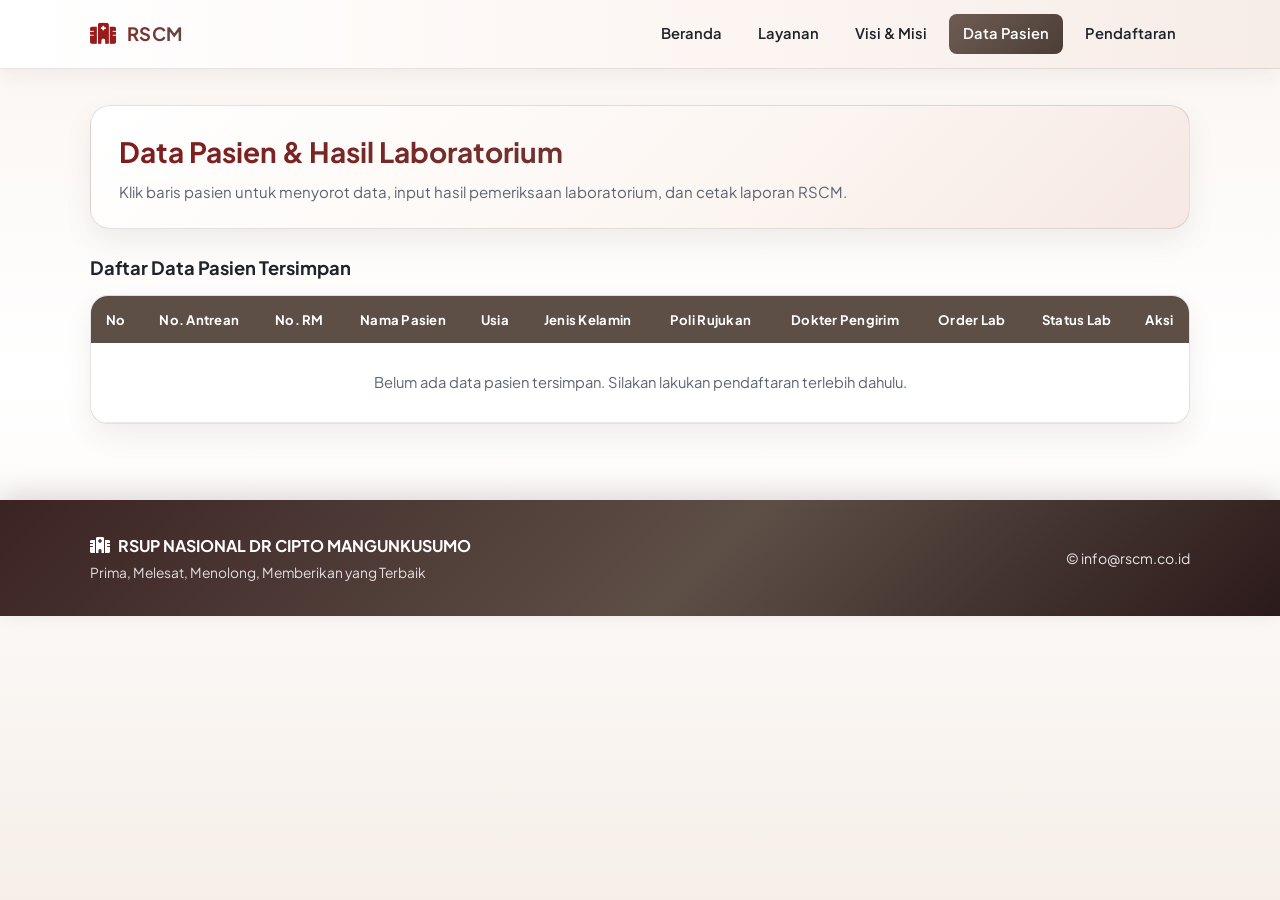
<file: data-pasien.html>
<!DOCTYPE html>
<html lang="id">
<head>
    <meta charset="UTF-8">
    <meta name="viewport" content="width=device-width, initial-scale=1.0">
    <title>Data Pasien &amp; Hasil Laboratorium - RSCM</title>
    <link rel="stylesheet" href="style.css">
    <!-- Google Fonts -->
    <link href="https://fonts.googleapis.com/css2?family=Plus+Jakarta+Sans:wght@300;400;500;600;700&display=swap" rel="stylesheet">
    <!-- FontAwesome Icons -->
    <link rel="stylesheet" href="https://cdnjs.cloudflare.com/ajax/libs/font-awesome/6.4.0/css/all.min.css">
    <style>
        :root {
            --active-brown-solid: #5d4e46;
            --active-brown-border: #4c3f38;
        }

        /* Header terkunci: sejajar satu baris tanpa balok terpisah di kanan */
        .nav-links {
            display: flex;
            align-items: center;
            gap: 8px;
            flex-wrap: wrap;
        }

        .nav-links a {
            display: inline-flex;
            align-items: center;
            padding: 8px 14px;
            border-radius: 8px;
            text-decoration: none;
            background: transparent !important;
            border: none !important;
            box-shadow: none !important;
            transition: var(--transition);
        }

        .header-action {
            display: none !important;
        }

        .nav-links a.nav-active-solid {
            background: var(--grad-btn-brown, linear-gradient(135deg, #6e5c52 0%, #4b3e37 100%)) !important;
            color: #ffffff !important;
            padding: 8px 14px;
            border-radius: 8px;
            transition: var(--transition);
        }

        .patient-section {
            padding: 36px 0 64px;
        }

        .patient-top-bar {
            background: linear-gradient(135deg, #ffffff 0%, #fcf6f2 58%, #f6e8e3 100%);
            border: 1px solid rgba(93, 78, 70, 0.16);
            border-radius: 20px;
            padding: 24px 28px;
            margin-bottom: 24px;
            box-shadow: var(--shadow);
        }

        .patient-header h1 {
            font-size: 1.75rem;
            font-weight: 700;
            background: linear-gradient(90deg, #7f1d1d 0%, #5d4e46 100%);
            -webkit-background-clip: text;
            background-clip: text;
            color: transparent;
            margin-bottom: 6px;
        }

        .patient-header p {
            color: var(--text-muted);
            font-size: 0.94rem;
        }

        .patient-table-title {
            font-size: 1.15rem;
            font-weight: 700;
            color: var(--text-dark);
            margin-bottom: 12px;
        }

        .patient-table-wrapper {
            background: linear-gradient(180deg, #ffffff 0%, #fdf9f7 100%);
            border: 1px solid rgba(93, 78, 70, 0.16);
            border-radius: 18px;
            overflow-x: auto;
            box-shadow: var(--shadow);
        }

        .patient-table {
            width: 100%;
            border-collapse: collapse;
            min-width: 980px;
            font-size: 0.88rem;
        }

        .patient-table thead th {
            background: #5d4e46;
            color: #ffffff;
            font-weight: 700;
            font-size: 0.82rem;
            letter-spacing: 0.02em;
            padding: 13px 12px;
            text-align: center;
            white-space: nowrap;
        }

        .patient-table tbody tr {
            cursor: pointer;
            background: #ffffff;
            transition: background 0.2s ease, box-shadow 0.2s ease, transform 0.15s ease;
        }

        .patient-table tbody tr:nth-child(even):not(.row-active-input):not(.row-selected-glow) {
            background: linear-gradient(90deg, #ffffff 0%, #fcf7f4 100%);
        }

        .patient-table tbody tr:hover:not(.row-active-input):not(.row-selected-glow) {
            background: linear-gradient(90deg, #fdf3ee 0%, #f8eae3 100%);
        }

        .patient-table tbody tr td {
            padding: 12px;
            border-bottom: 1px solid rgba(93, 78, 70, 0.12);
            color: var(--text-dark);
            vertical-align: middle;
        }

        .patient-table tbody tr td.wrap-cell {
            max-width: 190px;
            white-space: normal;
            line-height: 1.4;
        }

        /* Efek menyala saat baris diklik atau sedang diinput */
        .patient-table tbody tr.row-selected-glow,
        .patient-table tbody tr.row-active-input {
            background: linear-gradient(90deg, #f9ece4 0%, #f2dfd4 55%, #fae8e2 100%) !important;
            box-shadow: inset 5px 0 0 var(--active-brown-solid), inset 0 1px 0 rgba(255, 255, 255, 0.85), 0 6px 16px rgba(93, 78, 70, 0.14);
        }

        .patient-table tbody tr.row-selected-glow td,
        .patient-table tbody tr.row-active-input td {
            background: transparent !important;
            color: #1f1916;
            font-weight: 500;
            border-bottom-color: rgba(93, 78, 70, 0.25);
        }

        .patient-table tbody tr.row-selected-glow td:first-child,
        .patient-table tbody tr.row-active-input td:first-child {
            font-weight: 700;
            color: var(--active-brown-solid);
        }

        .patient-empty {
            text-align: center !important;
            padding: 28px 16px !important;
            color: var(--text-muted) !important;
            font-size: 0.92rem;
        }

        .lab-action-group {
            display: flex;
            align-items: center;
            gap: 0.45rem;
            flex-wrap: nowrap;
            position: relative;
        }

        .btn-lab-input {
            background: linear-gradient(135deg, #b91c1c 0%, #7f1d1d 100%);
            color: var(--white);
            border: none;
            padding: 0.44rem 0.78rem;
            border-radius: 8px;
            font-family: inherit;
            font-size: 0.8rem;
            font-weight: 600;
            cursor: pointer;
            transition: var(--transition);
            white-space: nowrap;
            box-shadow: 0 4px 10px rgba(153, 27, 27, 0.2);
        }

        .btn-lab-input:hover,
        .patient-table tbody tr.row-active-input .btn-lab-input,
        .patient-table tbody tr.row-selected-glow .btn-lab-input {
            background: linear-gradient(135deg, #6e5c52 0%, #4b3e37 100%);
            color: #ffffff;
        }

        .btn-lab-print {
            background: linear-gradient(180deg, #ffffff 0%, #faf3ef 100%);
            color: var(--text-dark);
            border: 1px solid rgba(93, 78, 70, 0.25);
            padding: 0.44rem 0.78rem;
            border-radius: 8px;
            font-family: inherit;
            font-size: 0.8rem;
            font-weight: 600;
            cursor: pointer;
            transition: var(--transition);
            white-space: nowrap;
        }

        .btn-lab-print:hover {
            border-color: var(--primary-color);
            color: var(--primary-dark);
            background: #fdf2ef;
        }

        .lab-more-wrapper {
            position: relative;
            display: inline-block;
        }

        .btn-lab-more {
            background: linear-gradient(180deg, #ffffff 0%, #faf3ef 100%);
            color: var(--text-muted);
            border: 1px solid rgba(93, 78, 70, 0.25);
            padding: 0.44rem 0.62rem;
            border-radius: 8px;
            font-family: inherit;
            font-size: 0.8rem;
            font-weight: 700;
            cursor: pointer;
            transition: var(--transition);
            display: inline-flex;
            align-items: center;
            gap: 0.3rem;
            white-space: nowrap;
        }

        .btn-lab-more:hover,
        .lab-more-wrapper.open .btn-lab-more {
            border-color: var(--active-brown-solid);
            color: var(--text-dark);
            background: #f5ebe5;
        }

        .lab-dropdown-menu {
            display: none;
            position: absolute;
            right: 0;
            top: calc(100% + 6px);
            min-width: 148px;
            background-color: var(--white);
            border: 1px solid var(--border-color);
            border-radius: 10px;
            box-shadow: 0 12px 26px rgba(15, 23, 42, 0.14);
            padding: 0.35rem;
            z-index: 50;
            flex-direction: column;
            gap: 0.2rem;
        }

        .lab-more-wrapper.open .lab-dropdown-menu {
            display: flex;
        }

        .lab-dropdown-item {
            width: 100%;
            background: transparent;
            border: none;
            border-radius: 7px;
            padding: 0.5rem 0.65rem;
            font-family: inherit;
            font-size: 0.8rem;
            font-weight: 600;
            text-align: left;
            cursor: pointer;
            display: flex;
            align-items: center;
            gap: 0.45rem;
            transition: var(--transition);
            white-space: nowrap;
        }

        .lab-dropdown-item.clear-result {
            color: #92400e;
        }

        .lab-dropdown-item.clear-result:hover {
            background-color: #fef3c7;
        }

        .lab-dropdown-item.delete-patient {
            color: #b91c1c;
        }

        .lab-dropdown-item.delete-patient:hover {
            background-color: #fef2f2;
        }

        .lab-status-badge {
            display: inline-block;
            padding: 0.24rem 0.6rem;
            border-radius: 999px;
            font-size: 0.75rem;
            font-weight: 700;
            white-space: nowrap;
        }

        .lab-status-done {
            background: linear-gradient(135deg, #dcfce7 0%, #bbf7d0 100%);
            color: #166534;
        }

        .lab-status-pending {
            background: linear-gradient(135deg, #fef3c7 0%, #fde68a 100%);
            color: #92400e;
        }

        .lab-panel-card {
            display: none;
            background: linear-gradient(180deg, #ffffff 0%, #fdf8f5 100%);
            border: 1px solid rgba(93, 78, 70, 0.18);
            border-radius: 20px;
            padding: 2rem;
            box-shadow: var(--shadow);
            margin-top: 2rem;
        }

        .lab-panel-card.show {
            display: block;
        }

        .lab-eyebrow {
            font-size: 0.75rem;
            font-weight: 700;
            letter-spacing: 0.08em;
            text-transform: uppercase;
            color: var(--primary-dark);
            margin-bottom: 0.35rem;
        }

        .lab-panel-header {
            display: flex;
            justify-content: space-between;
            align-items: flex-start;
            gap: 1rem;
            margin-bottom: 1.5rem;
            padding-bottom: 1rem;
            border-bottom: 1px solid var(--border-color);
        }

        .lab-panel-header h2 {
            font-size: 1.5rem;
            color: var(--text-dark);
            margin-bottom: 0.25rem;
        }

        .lab-panel-header p {
            font-size: 0.9rem;
            color: var(--text-muted);
        }

        .btn-reset-patient {
            background: linear-gradient(180deg, #ffffff 0%, #f9f1ec 100%);
            color: var(--text-dark);
            border: 1px solid rgba(93, 78, 70, 0.28);
            padding: 0.52rem 1rem;
            border-radius: 9px;
            font-family: inherit;
            font-size: 0.84rem;
            font-weight: 600;
            cursor: pointer;
            transition: var(--transition);
            white-space: nowrap;
        }

        .btn-reset-patient:hover {
            background: #f2e5dd;
            border-color: var(--active-brown-solid);
        }

        .lab-meta-box {
            background: linear-gradient(135deg, #fdf5f2 0%, #f7ece6 100%);
            border: 1px solid rgba(93, 78, 70, 0.18);
            border-radius: 14px;
            padding: 1.25rem;
            margin-bottom: 1.5rem;
            display: grid;
            grid-template-columns: repeat(2, 1fr);
            gap: 1rem 1.25rem;
        }

        .lab-meta-full {
            grid-column: 1 / -1;
        }

        .patient-form-group {
            display: flex;
            flex-direction: column;
            gap: 0.4rem;
        }

        .patient-form-group label {
            font-size: 0.84rem;
            font-weight: 700;
            color: var(--text-dark);
        }

        .patient-form-group select,
        .patient-form-group input {
            padding: 0.62rem 0.8rem;
            border: 1px solid rgba(93, 78, 70, 0.25);
            border-radius: 9px;
            font-family: inherit;
            font-size: 0.9rem;
            color: var(--text-dark);
            background-color: #ffffff;
        }

        .patient-form-group select:focus,
        .patient-form-group input:focus {
            outline: none;
            border-color: var(--active-brown-solid);
            box-shadow: 0 0 0 3px rgba(93, 78, 70, 0.12);
        }

        .lab-table-wrap {
            overflow-x: auto;
            border: 1px solid rgba(93, 78, 70, 0.18);
            border-radius: 14px;
            margin-bottom: 1.5rem;
            background: #ffffff;
        }

        .lab-input-table {
            width: 100%;
            border-collapse: collapse;
            min-width: 780px;
            font-size: 0.9rem;
        }

        .lab-input-table th,
        .lab-input-table td {
            padding: 0.8rem 0.9rem;
            text-align: left;
            border-bottom: 1px solid rgba(93, 78, 70, 0.12);
            vertical-align: middle;
        }

        .lab-input-table th {
            background: linear-gradient(135deg, #6e5c52 0%, #4b3e37 100%);
            color: #ffffff;
            font-weight: 700;
            font-size: 0.82rem;
        }

        .lab-hasil-input {
            width: 125px;
            padding: 0.45rem 0.65rem;
            border: 1px solid #cbd5e1;
            border-radius: 8px;
            font-family: inherit;
            font-size: 0.9rem;
            font-weight: 600;
            color: var(--text-dark);
            background-color: var(--white);
        }

        .lab-hasil-input:focus {
            outline: none;
            border-color: var(--primary-color);
        }

        .lab-hasil-input[readonly] {
            background-color: #f1f5f9;
            color: #334155;
            cursor: not-allowed;
        }

        .auto-badge {
            display: inline-block;
            margin-left: 0.4rem;
            padding: 0.12rem 0.45rem;
            border-radius: 6px;
            font-size: 0.7rem;
            font-weight: 700;
            background-color: #e2e8f0;
            color: #334155;
        }

        .row-status-normal {
            background-color: var(--white);
        }

        .row-status-high,
        .row-status-low {
            background-color: #ecfccb;
            font-weight: 600;
        }

        .row-status-critical {
            background-color: #fecdd3;
            color: #881337;
            font-weight: 700;
        }

        .flag-text {
            font-weight: 700;
        }

        .flag-normal {
            color: var(--text-muted);
        }

        .flag-high,
        .flag-low {
            color: #3f6212;
        }

        .flag-critical {
            color: #be123c;
        }

        .patient-form-actions {
            display: flex;
            align-items: center;
            gap: 0.75rem;
            flex-wrap: wrap;
        }

        .btn-submit-patient {
            background: linear-gradient(135deg, #b91c1c 0%, #7f1d1d 100%);
            color: #ffffff;
            border: none;
            padding: 0.62rem 1.25rem;
            border-radius: 10px;
            font-family: inherit;
            font-size: 0.88rem;
            font-weight: 700;
            cursor: pointer;
            box-shadow: 0 8px 18px rgba(153, 27, 27, 0.22);
            transition: var(--transition);
        }

        .btn-submit-patient:hover {
            background: linear-gradient(135deg, #991b1b 0%, #5c1212 100%);
            transform: translateY(-1px);
        }

        .lab-feedback-msg {
            font-size: 0.88rem;
            font-weight: 600;
        }

        .lab-feedback-error {
            color: #b91c1c;
        }

        .lab-feedback-success {
            color: #15803d;
        }

        @media (max-width: 768px) {
            .lab-meta-box {
                grid-template-columns: 1fr;
            }
        }
    </style>
</head>
<body>

    <header class="header">
        <div class="nav-container">
            <div class="logo">
                <i class="fa-solid fa-hospital"></i>
                <span>RSCM</span>
            </div>
            <nav class="nav-links" aria-label="Navigasi Utama">
                <a href="index.html#beranda">Beranda</a>
                <a href="index.html#layanan">Layanan</a>
                <a href="index.html#visi-misi">Visi &amp; Misi</a>
                <a href="data-pasien.html" class="active nav-active-solid">Data Pasien</a>
                <a href="pendaftaran.html">Pendaftaran</a>
            </nav>
        </div>
    </header>

    <main class="patient-section">
        <div class="container">

            <!-- Konten Data Pasien Tersimpan & Input Lab -->
            <div id="kontenDataPasien">
                <div class="patient-top-bar">
                    <div class="patient-header" style="margin-bottom: 0;">
                        <h1>Data Pasien &amp; Hasil Laboratorium</h1>
                        <p>Klik baris pasien untuk menyorot data, input hasil pemeriksaan laboratorium, dan cetak laporan RSCM.</p>
                    </div>
                </div>

                <!-- Tabel Daftar Data Pasien Tersimpan -->
                <h2 class="patient-table-title">Daftar Data Pasien Tersimpan</h2>

                <div class="patient-table-wrapper">
                    <table class="patient-table">
                        <thead>
                            <tr>
                                <th>No</th>
                                <th>No. Antrean</th>
                                <th>No. RM</th>
                                <th>Nama Pasien</th>
                                <th>Usia</th>
                                <th>Jenis Kelamin</th>
                                <th>Poli Rujukan</th>
                                <th>Dokter Pengirim</th>
                                <th>Order Lab</th>
                                <th>Status Lab</th>
                                <th>Aksi</th>
                            </tr>
                        </thead>
                        <tbody id="tabelPasienBody"></tbody>
                    </table>
                </div>

                <!-- Panel Input Hasil Laboratorium -->
                <section id="panelInputLab" class="lab-panel-card" aria-live="polite">
                    <div class="lab-eyebrow">HASIL PEMERIKSAAN</div>
                    <div class="lab-panel-header">
                        <div>
                            <h2>Input Hasil Laboratorium</h2>
                            <p>Nilai rujukan dan nilai kritis sudah disimpan sebagai default sistem. MCV, MCH, dan MCHC dihitung otomatis (1 angka di belakang koma) dari Hemoglobin, Hematokrit, dan Eritrosit. Gunakan tanda strip (<code>-</code>) jika parameter tidak diperiksa/tidak diisi.</p>
                        </div>
                        <button type="button" id="btnTutupPanelLab" class="btn-reset-patient">Tutup Panel</button>
                    </div>

                    <div class="lab-meta-box">
                        <div class="patient-form-group lab-meta-full">
                            <label for="pilihPasienLab">Pilih Pasien dari Antrean</label>
                            <select id="pilihPasienLab"></select>
                        </div>

                        <div class="patient-form-group">
                            <label for="penanggungJawabLab">Penanggung Jawab</label>
                            <input
                                type="text"
                                id="penanggungJawabLab"
                                value="dr. [Nama Dokter Penanggung Jawab], Sp.PK"
                            >
                        </div>

                        <div class="patient-form-group">
                            <label for="petugasLaboratorium">Petugas Laboratorium</label>
                            <input
                                type="text"
                                id="petugasLaboratorium"
                                value="[Nama Petugas], S.Tr. Kes."
                            >
                        </div>
                    </div>

                    <div class="lab-table-wrap">
                        <table class="lab-input-table">
                            <thead>
                                <tr>
                                    <th>Pemeriksaan</th>
                                    <th>Hasil</th>
                                    <th>Satuan</th>
                                    <th>Nilai Rujukan</th>
                                    <th>Nilai Kritis</th>
                                    <th>Metode</th>
                                    <th>Keterangan</th>
                                </tr>
                            </thead>
                            <tbody id="tabelInputLabBody"></tbody>
                        </table>
                    </div>

                    <div class="patient-form-actions">
                        <button type="button" id="btnSimpanHasilLab" class="btn-submit-patient">Simpan Hasil Lab</button>
                        <button type="button" id="btnCetakDariPanel" class="btn-lab-print">
                            <i class="fa-solid fa-print"></i> Cetak / Print
                        </button>
                        <span id="pesanStatusLab" class="lab-feedback-msg"></span>
                    </div>
                </section>
            </div>

        </div>
    </main>

    <footer class="footer">
        <div class="container footer-content">
            <div class="footer-brand">
                <h3><i class="fa-solid fa-hospital"></i> RSUP NASIONAL DR CIPTO MANGUNKUSUMO</h3>
                <p>Prima, Melesat, Menolong, Memberikan yang Terbaik</p>
            </div>
            <div class="footer-info">
                <p>&copy; info@rscm.co.id</p>
            </div>
        </div>
    </footer>

    <script>
        const STORAGE_PENDAFTARAN = 'dataPendaftaranRSCM';
        const STORAGE_DATA_PASIEN = 'dataPasienRSCM';
        const STORAGE_HASIL_LAB = 'hasilLaboratoriumRSCM';
        const STORAGE_RIWAYAT_LAB = 'riwayatPemeriksaanRSCM';

        const DEFAULT_PENANGGUNG_JAWAB = 'dr. [Nama Dokter Penanggung Jawab], Sp.PK';
        const DEFAULT_PETUGAS_LAB = '[Nama Petugas], S.Tr. Kes.';

        const tabelPasienBody = document.getElementById('tabelPasienBody');
        const panelInputLab = document.getElementById('panelInputLab');
        const btnTutupPanelLab = document.getElementById('btnTutupPanelLab');
        const pilihPasienLab = document.getElementById('pilihPasienLab');
        const penanggungJawabLabInput = document.getElementById('penanggungJawabLab');
        const petugasLaboratoriumInput = document.getElementById('petugasLaboratorium');
        const tabelInputLabBody = document.getElementById('tabelInputLabBody');
        const btnSimpanHasilLab = document.getElementById('btnSimpanHasilLab');
        const btnCetakDariPanel = document.getElementById('btnCetakDariPanel');
        const pesanStatusLab = document.getElementById('pesanStatusLab');

        const PARAMETER_HEMATOLOGI_RUTIN = [
            'Hemoglobin',
            'Hematokrit',
            'Eritrosit',
            'Leukosit',
            'Trombosit',
            'MCV',
            'MCH',
            'MCHC'
        ];

        const SEMUA_PARAMETER_LAB = [
            ...PARAMETER_HEMATOLOGI_RUTIN,
            'Masa Protrombin (PT)',
            'INR',
            'APTT',
            'D-dimer'
        ];

        const PARAMETER_TERHITUNG = new Set(['MCV', 'MCH', 'MCHC']);

        const KATALOG_PARAMETER = {
            'Hemoglobin': { satuan: 'g/dL', rujukan: '11.5 - 14.3', kritisTeks: '< 7.0 dan > 20', metode: 'Automated hematology analyzer', minNormal: 11.5, maxNormal: 14.3, critLow: 7.0, critHigh: 20 },
            'Hematokrit': { satuan: '%', rujukan: '34 - 42', kritisTeks: '< 20 dan > 60', metode: 'Automated hematology analyzer', minNormal: 34, maxNormal: 42, critLow: 20, critHigh: 60 },
            'Eritrosit': { satuan: 'juta/mm³', rujukan: '4.0 - 5.50', kritisTeks: '-', metode: 'Automated hematology analyzer', minNormal: 4.10, maxNormal: 5.20, critLow: null, critHigh: null },
            'Leukosit': { satuan: '/mm³', rujukan: '3800 - 10400', kritisTeks: '< 2000 dan > 40000', metode: 'Automated hematology analyzer', minNormal: 3800, maxNormal: 10400, critLow: 2000, critHigh: 40000 },
            'Trombosit': { satuan: '/mm³', rujukan: '187000 - 400000', kritisTeks: '< 50000 dan > 800000', metode: 'Automated hematology analyzer', minNormal: 187000, maxNormal: 400000, critLow: 50000, critHigh: 800000 },
            'MCV': { satuan: 'fL', rujukan: '77.8 - 91.1', kritisTeks: '-', metode: 'Calculated', minNormal: 77.8, maxNormal: 91.1, critLow: null, critHigh: null },
            'MCH': { satuan: 'pg', rujukan: '25 - 33', kritisTeks: '-', metode: 'Calculated', minNormal: 25, maxNormal: 33, critLow: null, critHigh: null },
            'MCHC': { satuan: 'g/dL', rujukan: '32 - 36', kritisTeks: '-', metode: 'Calculated', minNormal: 32, maxNormal: 36, critLow: null, critHigh: null },
            'Masa Protrombin (PT)': { satuan: 'detik', rujukan: '9.4 - 12.5', kritisTeks: '> 50', metode: 'Coagulometer', minNormal: 9.4, maxNormal: 12.5, critLow: null, critHigh: 50 },
            'INR': { satuan: '', rujukan: '0.9 - 1.1', kritisTeks: '> 3.0', metode: 'Calculated', minNormal: 0.9, maxNormal: 1.1, critLow: null, critHigh: 3.0 },
            'APTT': { satuan: 'detik', rujukan: '25 - 37', kritisTeks: '> 100', metode: 'Coagulometer', minNormal: 25, maxNormal: 37, critLow: null, critHigh: 100 },
            'D-dimer': { satuan: 'ng/mL FEU', rujukan: '≤ 500', kritisTeks: '-', metode: 'Immunoturbidimetric', minNormal: null, maxNormal: 500, critLow: null, critHigh: null }
        };

        let daftarPasienGabungan = [];
        let hasilLabTersimpan = JSON.parse(localStorage.getItem(STORAGE_HASIL_LAB)) || {};
        let pasienAktifKey = null;
        let barisTerkilikKey = null;

        function sinkronkanSorotanBarisAktif() {
            const panelTerbuka = panelInputLab.classList.contains('show');
            tabelPasienBody.querySelectorAll('tr[data-pasien-key]').forEach((tr) => {
                const keyBaris = tr.dataset.pasienKey;
                const sedangDiinput = panelTerbuka && pasienAktifKey && keyBaris === pasienAktifKey;
                const sedangDiklik = barisTerkilikKey && keyBaris === barisTerkilikKey;
                tr.classList.toggle('row-active-input', Boolean(sedangDiinput));
                tr.classList.toggle('row-selected-glow', Boolean(sedangDiklik));
            });
        }

        function tutupSemuaDropdown(kecualiWrapper = null) {
            document.querySelectorAll('.lab-more-wrapper.open').forEach((wrapper) => {
                if (wrapper !== kecualiWrapper) {
                    wrapper.classList.remove('open');
                    const btn = wrapper.querySelector('.btn-lab-more');
                    if (btn) btn.setAttribute('aria-expanded', 'false');
                }
            });
        }

        function toggleDropdownAksi(event, tombol) {
            event.stopPropagation();
            aktifkanLinkDataPasien();
            const wrapper = tombol.closest('.lab-more-wrapper');
            if (!wrapper) return;
            const akanBuka = !wrapper.classList.contains('open');
            tutupSemuaDropdown(akanBuka ? wrapper : null);
            wrapper.classList.toggle('open', akanBuka);
            tombol.setAttribute('aria-expanded', akanBuka ? 'true' : 'false');
        }

        document.addEventListener('click', function () {
            tutupSemuaDropdown();
        });

        document.addEventListener('keydown', function (e) {
            if (e.key === 'Escape') {
                tutupSemuaDropdown();
            }
        });

        function buatKeyPasien(item, index) {
            if (item && item.pasienKey) return item.pasienKey;
            if (item && item.nomorAntrean) return `${item.nomorAntrean}__${item.noRm || index}`;
            if (item && item.noRm) return `RM-${item.noRm}__${index}`;
            return `PASIEN-${index}`;
        }

        function buatBucketRiwayat(pasien) {
            const normRm = String(pasien.noRm || '').trim().toLowerCase();
            if (normRm && normRm !== '-') {
                return `RM__${normRm}`;
            }
            return `KEY__${pasien.key}`;
        }

        function normalisasiRecordPasien(item, key, sumber) {
            return {
                key,
                sumber,
                nomorAntrean: item.nomorAntrean || '-',
                nomorTransaksi: item.nomorTransaksi || item.nomorAntrean || '-',
                noRm: item.noRm || '-',
                nama: item.nama || '-',
                tanggalLahir: item.tanggalLahir || '-',
                umur: item.umur !== undefined && item.umur !== '' ? item.umur : '-',
                jenisKelamin: item.jenisKelamin || '-',
                alamat: item.alamat || '-',
                jenisPasien: item.jenisPasien || '-',
                nomorAsuransi: item.nomorAsuransi || '-',
                poliRujukan: item.poliRujukan || item.tujuan || 'Laboratorium',
                dokterPengirim: item.dokterPengirim || '-',
                tanggalOrder: item.tanggalOrder || item.waktuDaftar || item.tanggalPeriksa || '-',
                pemeriksaanLab: Array.isArray(item.pemeriksaanLab) ? item.pemeriksaanLab : []
            };
        }

        function muatUlangDaftarPasien() {
            const dataPasienMaster = JSON.parse(localStorage.getItem(STORAGE_DATA_PASIEN)) || [];
            const dataAntreanAktif = JSON.parse(localStorage.getItem(STORAGE_PENDAFTARAN)) || [];
            hasilLabTersimpan = JSON.parse(localStorage.getItem(STORAGE_HASIL_LAB)) || {};

            const recordMap = new Map();

            dataPasienMaster.forEach((item, idx) => {
                const key = buatKeyPasien(item, idx);
                recordMap.set(key, normalisasiRecordPasien(item, key, 'master'));
            });

            dataAntreanAktif.forEach((item, idx) => {
                const key = buatKeyPasien(item, idx);
                if (!recordMap.has(key)) {
                    recordMap.set(key, normalisasiRecordPasien(item, key, 'antrean'));
                }
            });

            daftarPasienGabungan = Array.from(recordMap.values());
            renderDropdownPasien();
            renderTabelPasien();
        }

        function dapatkanParameterUntukPasien(pasien) {
            const pesanan = Array.isArray(pasien.pemeriksaanLab) ? pasien.pemeriksaanLab : [];
            if (pesanan.length === 0) {
                return [...SEMUA_PARAMETER_LAB];
            }

            const hasilSet = new Set();
            pesanan.forEach((item) => {
                if (item === 'Hematologi rutin') {
                    PARAMETER_HEMATOLOGI_RUTIN.forEach((p) => hasilSet.add(p));
                } else if (KATALOG_PARAMETER[item]) {
                    hasilSet.add(item);
                }
            });

            return hasilSet.size > 0 ? Array.from(hasilSet) : [...SEMUA_PARAMETER_LAB];
        }

        function parseAngkaDesimal(nilaiTeks) {
            if (nilaiTeks === null || nilaiTeks === undefined) return null;
            const bersih = String(nilaiTeks).trim().replace(',', '.');
            if (bersih === '' || bersih === '-') return null;
            if (!/^[+-]?\d+(\.\d+)?$/.test(bersih)) return null;
            const angka = parseFloat(bersih);
            return Number.isNaN(angka) ? null : angka;
        }

        function formatSatuDesimal(angka) {
            return (Math.round(angka * 10) / 10).toFixed(1);
        }

        function hitungIndeksEritrositDariPeta(nilaiMap) {
            const hbRaw = String(nilaiMap.get('Hemoglobin') ?? '').trim();
            const htRaw = String(nilaiMap.get('Hematokrit') ?? '').trim();
            const eriRaw = String(nilaiMap.get('Eritrosit') ?? '').trim();

            const hbAngka = parseAngkaDesimal(hbRaw);
            const htAngka = parseAngkaDesimal(htRaw);
            const eriAngka = parseAngkaDesimal(eriRaw);

            let mcv = '';
            if (htRaw === '-' || eriRaw === '-') {
                mcv = '-';
            } else if (htAngka !== null && eriAngka !== null && eriAngka !== 0) {
                mcv = formatSatuDesimal((htAngka * 10) / eriAngka);
            }

            let mch = '';
            if (hbRaw === '-' || eriRaw === '-') {
                mch = '-';
            } else if (hbAngka !== null && eriAngka !== null && eriAngka !== 0) {
                mch = formatSatuDesimal((hbAngka * 10) / eriAngka);
            }

            let mchc = '';
            if (hbRaw === '-' || htRaw === '-') {
                mchc = '-';
            } else if (hbAngka !== null && htAngka !== null && htAngka !== 0) {
                mchc = formatSatuDesimal((hbAngka * 100) / htAngka);
            }

            return { MCV: mcv, MCH: mch, MCHC: mchc };
        }

        function perbaruiBarisTampilan(tr, namaParam, nilaiTeks) {
            const statusBaru = evaluasiStatusParameter(namaParam, nilaiTeks);
            tr.className = statusBaru.rowClass;
            const ketEl = tr.querySelector(`[data-keterangan-for="${namaParam}"]`);
            if (ketEl) {
                ketEl.textContent = statusBaru.label;
                ketEl.className = `flag-text ${statusBaru.cssClass}`;
            }
        }

        function sinkronkanIndeksOtomatisDiPanel() {
            const barisList = Array.from(tabelInputLabBody.querySelectorAll('tr'));
            const nilaiMap = new Map();

            barisList.forEach((tr) => {
                const param = tr.dataset.param;
                const inp = tr.querySelector('.lab-hasil-input');
                nilaiMap.set(param, inp ? inp.value : '');
            });

            const hasilHitung = hitungIndeksEritrositDariPeta(nilaiMap);

            barisList.forEach((tr) => {
                const param = tr.dataset.param;
                if (PARAMETER_TERHITUNG.has(param)) {
                    const inp = tr.querySelector('.lab-hasil-input');
                    const nilaiBaru = hasilHitung[param] ?? '';
                    if (inp) {
                        inp.value = nilaiBaru;
                    }
                    perbaruiBarisTampilan(tr, param, nilaiBaru);
                }
            });
        }

        function evaluasiStatusParameter(namaParam, nilaiTeks) {
            const trimmed = String(nilaiTeks ?? '').trim();
            if (trimmed === '' || trimmed === '-') {
                return { label: '-', cssClass: 'flag-normal', rowClass: 'row-status-normal' };
            }

            const angka = parseAngkaDesimal(trimmed);
            const meta = KATALOG_PARAMETER[namaParam];

            if (angka === null || !meta) {
                return { label: 'Normal', cssClass: 'flag-normal', rowClass: 'row-status-normal' };
            }

            if (meta.critLow !== null && angka < meta.critLow) {
                return { label: 'CRITICAL', cssClass: 'flag-critical', rowClass: 'row-status-critical' };
            }
            if (meta.critHigh !== null && angka > meta.critHigh) {
                return { label: 'CRITICAL', cssClass: 'flag-critical', rowClass: 'row-status-critical' };
            }

            if (meta.minNormal !== null && angka < meta.minNormal) {
                return { label: 'Low', cssClass: 'flag-low', rowClass: 'row-status-low' };
            }
            if (meta.maxNormal !== null && angka > meta.maxNormal) {
                return { label: 'High', cssClass: 'flag-high', rowClass: 'row-status-high' };
            }

            return { label: 'Normal', cssClass: 'flag-normal', rowClass: 'row-status-normal' };
        }

        function renderTabelPasien() {
            tabelPasienBody.innerHTML = '';

            if (daftarPasienGabungan.length === 0) {
                tabelPasienBody.innerHTML = `
                    <tr>
                        <td colspan="11" class="patient-empty">Belum ada data pasien tersimpan. Silakan lakukan pendaftaran terlebih dahulu.</td>
                    </tr>
                `;
                return;
            }

            daftarPasienGabungan.forEach((pasien, index) => {
                const tersimpan = hasilLabTersimpan[pasien.key];
                const sudahLengkap = Boolean(tersimpan && Array.isArray(tersimpan.items) && tersimpan.items.length > 0);
                const orderTeks = pasien.pemeriksaanLab.length > 0
                    ? pasien.pemeriksaanLab.join(', ')
                    : 'Semua parameter default';

                const menuHapusHasil = sudahLengkap
                    ? `
                        <button type="button" class="lab-dropdown-item clear-result" onclick="hapusHasilLabPasien('${pasien.key}')">
                            <i class="fa-solid fa-rotate-left"></i> Hapus Hasil
                        </button>
                    `
                    : '';

                const row = document.createElement('tr');
                row.dataset.pasienKey = pasien.key;
                row.addEventListener('click', function (e) {
                    if (e.target.closest('button, a, select, input, .lab-dropdown-menu')) return;
                    barisTerkilikKey = barisTerkilikKey === pasien.key ? null : pasien.key;
                    sinkronkanSorotanBarisAktif();
                });

                row.innerHTML = `
                    <td>${index + 1}</td>
                    <td><strong>${pasien.nomorAntrean}</strong></td>
                    <td>${pasien.noRm}</td>
                    <td><strong>${pasien.nama}</strong></td>
                    <td>${pasien.umur} th</td>
                    <td>${pasien.jenisKelamin}</td>
                    <td>${pasien.poliRujukan}</td>
                    <td>${pasien.dokterPengirim}</td>
                    <td class="wrap-cell">${orderTeks}</td>
                    <td>
                        <span class="lab-status-badge ${sudahLengkap ? 'lab-status-done' : 'lab-status-pending'}">
                            ${sudahLengkap ? 'Tersedia' : 'Belum Diinput'}
                        </span>
                    </td>
                    <td>
                        <div class="lab-action-group">
                            <button type="button" class="btn-lab-input" onclick="bukaPanelInputLab('${pasien.key}')">Input</button>
                            <button type="button" class="btn-lab-print" onclick="cetakHasilPasien('${pasien.key}')">Cetak</button>
                            <div class="lab-more-wrapper">
                                <button type="button" class="btn-lab-more" aria-expanded="false" aria-label="Aksi lainnya untuk ${pasien.nama}" onclick="toggleDropdownAksi(event, this)">
                                    <i class="fa-solid fa-ellipsis-vertical"></i>
                                </button>
                                <div class="lab-dropdown-menu" role="menu">
                                    ${menuHapusHasil}
                                    <button type="button" class="lab-dropdown-item delete-patient" onclick="hapusDataPasien('${pasien.key}')">
                                        <i class="fa-solid fa-trash"></i> Hapus
                                    </button>
                                </div>
                            </div>
                        </div>
                    </td>
                `;
                tabelPasienBody.appendChild(row);
            });

            sinkronkanSorotanBarisAktif();
        }

        function tutupPanelJikaTerkait(key) {
            if (panelInputLab.classList.contains('show') && pasienAktifKey === key) {
                panelInputLab.classList.remove('show');
                pasienAktifKey = null;
                tabelInputLabBody.innerHTML = '';
                pesanStatusLab.textContent = '';
            }
            if (barisTerkilikKey === key) {
                barisTerkilikKey = null;
            }
            sinkronkanSorotanBarisAktif();
        }

        function hapusHasilLabPasien(key) {
            tutupSemuaDropdown();
            aktifkanLinkDataPasien();
            const pasien = daftarPasienGabungan.find((p) => p.key === key);
            if (!pasien) return;

            const yakin = confirm(`Hapus hasil laboratorium aktif untuk pasien "${pasien.nama}" (No. RM: ${pasien.noRm})? Data pasien dan riwayat tetap dipertahankan, sedangkan status lab kembali menjadi "Belum Diinput".`);
            if (!yakin) return;

            const hasilTerbaru = JSON.parse(localStorage.getItem(STORAGE_HASIL_LAB)) || {};
            delete hasilTerbaru[key];
            localStorage.setItem(STORAGE_HASIL_LAB, JSON.stringify(hasilTerbaru));

            muatUlangDaftarPasien();

            if (panelInputLab.classList.contains('show') && pasienAktifKey === key) {
                bukaPanelInputLab(key);
            }
        }

        function hapusDataPasien(key) {
            tutupSemuaDropdown();
            aktifkanLinkDataPasien();
            const pasien = daftarPasienGabungan.find((p) => p.key === key);
            if (!pasien) return;

            const yakin = confirm(`Hapus data pasien "${pasien.nama}" (${pasien.nomorAntrean} / No. RM: ${pasien.noRm}) beserta hasil laboratorium dan riwayatnya?`);
            if (!yakin) return;

            const dataMaster = JSON.parse(localStorage.getItem(STORAGE_DATA_PASIEN)) || [];
            const masterSisa = dataMaster.filter((item, idx) => buatKeyPasien(item, idx) !== key);
            localStorage.setItem(STORAGE_DATA_PASIEN, JSON.stringify(masterSisa));

            const dataAntrean = JSON.parse(localStorage.getItem(STORAGE_PENDAFTARAN)) || [];
            const antreanSisa = dataAntrean.filter((item, idx) => buatKeyPasien(item, idx) !== key);
            localStorage.setItem(STORAGE_PENDAFTARAN, JSON.stringify(antreanSisa));

            const hasilTerbaru = JSON.parse(localStorage.getItem(STORAGE_HASIL_LAB)) || {};
            delete hasilTerbaru[key];
            localStorage.setItem(STORAGE_HASIL_LAB, JSON.stringify(hasilTerbaru));

            const riwayatTerbaru = JSON.parse(localStorage.getItem(STORAGE_RIWAYAT_LAB)) || {};
            const bucket = buatBucketRiwayat(pasien);
            delete riwayatTerbaru[bucket];
            delete riwayatTerbaru[`KEY__${key}`];
            localStorage.setItem(STORAGE_RIWAYAT_LAB, JSON.stringify(riwayatTerbaru));

            tutupPanelJikaTerkait(key);
            muatUlangDaftarPasien();
        }

        function renderDropdownPasien() {
            pilihPasienLab.innerHTML = '';
            if (daftarPasienGabungan.length === 0) {
                const opt = document.createElement('option');
                opt.value = '';
                opt.textContent = 'Belum ada pasien terdaftar';
                pilihPasienLab.appendChild(opt);
                return;
            }

            daftarPasienGabungan.forEach((pasien) => {
                const opt = document.createElement('option');
                opt.value = pasien.key;
                opt.textContent = `${pasien.nomorAntrean} — ${pasien.nama} (No. RM: ${pasien.noRm})`;
                pilihPasienLab.appendChild(opt);
            });
        }

        function bukaPanelInputLab(key) {
            aktifkanLinkDataPasien();
            const pasien = daftarPasienGabungan.find((p) => p.key === key);
            if (!pasien) return;

            pasienAktifKey = pasien.key;
            barisTerkilikKey = pasien.key;
            pilihPasienLab.value = pasien.key;
            pesanStatusLab.textContent = '';
            pesanStatusLab.className = 'lab-feedback-msg';

            const dataLabLama = hasilLabTersimpan[pasien.key];
            if (dataLabLama) {
                penanggungJawabLabInput.value = dataLabLama.penanggungJawabLab || DEFAULT_PENANGGUNG_JAWAB;
                petugasLaboratoriumInput.value = dataLabLama.petugasLaboratorium || dataLabLama.dokterPenanggungJawab || DEFAULT_PETUGAS_LAB;
            } else {
                penanggungJawabLabInput.value = DEFAULT_PENANGGUNG_JAWAB;
                petugasLaboratoriumInput.value = DEFAULT_PETUGAS_LAB;
            }

            const params = dapatkanParameterUntukPasien(pasien);
            tabelInputLabBody.innerHTML = '';

            params.forEach((namaParam) => {
                const meta = KATALOG_PARAMETER[namaParam];
                const itemTersimpan = dataLabLama && Array.isArray(dataLabLama.items)
                    ? dataLabLama.items.find((it) => it.pemeriksaan === namaParam)
                    : null;

                const isAuto = PARAMETER_TERHITUNG.has(namaParam);
                const nilaiAwal = itemTersimpan ? itemTersimpan.hasil : '';
                const evalHasil = evaluasiStatusParameter(namaParam, nilaiAwal);

                const tr = document.createElement('tr');
                tr.className = evalHasil.rowClass;
                tr.dataset.param = namaParam;

                tr.innerHTML = `
                    <td>
                        <strong>${namaParam}</strong>
                        ${isAuto ? '<span class="auto-badge">Otomatis</span>' : ''}
                    </td>
                    <td>
                        <input
                            type="text"
                            class="lab-hasil-input"
                            data-param="${namaParam}"
                            value="${nilaiAwal}"
                            placeholder="${isAuto ? 'Otomatis' : 'Nilai atau -'}"
                            ${isAuto ? 'readonly tabindex="-1"' : ''}
                        >
                    </td>
                    <td>${meta.satuan}</td>
                    <td>${meta.rujukan}</td>
                    <td>${meta.kritisTeks}</td>
                    <td>${meta.metode}</td>
                    <td>
                        <span class="flag-text ${evalHasil.cssClass}" data-keterangan-for="${namaParam}">
                            ${evalHasil.label}
                        </span>
                    </td>
                `;

                if (!isAuto) {
                    const inputEl = tr.querySelector('.lab-hasil-input');
                    inputEl.addEventListener('input', function () {
                        aktifkanLinkDataPasien();
                        perbaruiBarisTampilan(tr, namaParam, this.value);
                        if (namaParam === 'Hemoglobin' || namaParam === 'Hematokrit' || namaParam === 'Eritrosit') {
                            sinkronkanIndeksOtomatisDiPanel();
                        }
                    });
                }

                tabelInputLabBody.appendChild(tr);
            });

            sinkronkanIndeksOtomatisDiPanel();
            panelInputLab.classList.add('show');
            sinkronkanSorotanBarisAktif();
            panelInputLab.scrollIntoView({ behavior: 'smooth', block: 'nearest' });
        }

        pilihPasienLab.addEventListener('change', function () {
            aktifkanLinkDataPasien();
            if (this.value) {
                bukaPanelInputLab(this.value);
            }
        });

        btnTutupPanelLab.addEventListener('click', function () {
            aktifkanLinkDataPasien();
            panelInputLab.classList.remove('show');
            sinkronkanSorotanBarisAktif();
        });

        function kumpulkanDataFormLab() {
            sinkronkanIndeksOtomatisDiPanel();

            const barisList = Array.from(tabelInputLabBody.querySelectorAll('tr'));
            const items = [];

            for (const tr of barisList) {
                const namaParam = tr.dataset.param;
                const inputEl = tr.querySelector('.lab-hasil-input');
                const hasilRaw = inputEl.value.trim();

                if (hasilRaw === '') {
                    return {
                        valid: false,
                        error: PARAMETER_TERHITUNG.has(namaParam)
                            ? `Pemeriksaan "${namaParam}" belum dapat dihitung. Pastikan Hemoglobin, Hematokrit, dan Eritrosit terisi angka valid atau tanda strip (-).`
                            : `Pemeriksaan "${namaParam}" belum diisi. Isi nilai hasil atau ketik tanda strip (-).`,
                        focusElement: inputEl
                    };
                }

                if (hasilRaw !== '-' && parseAngkaDesimal(hasilRaw) === null) {
                    return {
                        valid: false,
                        error: `Nilai "${namaParam}" tidak valid. Gunakan angka (koma atau titik) atau tanda strip (-).`,
                        focusElement: inputEl
                    };
                }

                const meta = KATALOG_PARAMETER[namaParam];
                const evalStatus = evaluasiStatusParameter(namaParam, hasilRaw);

                items.push({
                    pemeriksaan: namaParam,
                    hasil: hasilRaw,
                    satuan: meta.satuan,
                    nilaiRujukan: meta.rujukan,
                    nilaiKritis: meta.kritisTeks,
                    metode: meta.metode,
                    keterangan: evalStatus.label,
                    rowClass: evalStatus.rowClass,
                    cssClass: evalStatus.cssClass
                });
            }

            const pjNilai = penanggungJawabLabInput.value.trim() || DEFAULT_PENANGGUNG_JAWAB;
            const petugasNilai = petugasLaboratoriumInput.value.trim() || DEFAULT_PETUGAS_LAB;

            return {
                valid: true,
                penanggungJawabLab: pjNilai,
                petugasLaboratorium: petugasNilai,
                dokterPenanggungJawab: petugasNilai,
                tanggalPeriksa: new Date().toLocaleString('id-ID'),
                items
            };
        }

        function buatRingkasanStatusLab(items) {
            const labels = items.map((it) => it.keterangan);
            if (labels.includes('CRITICAL')) return 'Ada nilai CRITICAL';
            if (labels.includes('High') || labels.includes('Low')) return 'Ada nilai High/Low';
            return 'Semua terisi / Normal';
        }

        function catatKeRiwayatPemeriksaan(pasien, paketLab) {
            const riwayatTerbaru = JSON.parse(localStorage.getItem(STORAGE_RIWAYAT_LAB)) || {};
            const bucket = buatBucketRiwayat(pasien);
            const daftarLama = Array.isArray(riwayatTerbaru[bucket]) ? riwayatTerbaru[bucket] : [];

            const entriBaru = {
                id: `${Date.now()}_${Math.random().toString(36).slice(2, 7)}`,
                pasienKey: pasien.key,
                nomorAntrean: pasien.nomorAntrean,
                noRm: pasien.noRm,
                nama: pasien.nama,
                poliRujukan: pasien.poliRujukan,
                dokterPengirim: pasien.dokterPengirim,
                tanggalPeriksa: paketLab.tanggalPeriksa,
                penanggungJawabLab: paketLab.penanggungJawabLab,
                petugasLaboratorium: paketLab.petugasLaboratorium,
                ringkasanStatus: buatRingkasanStatusLab(paketLab.items),
                items: paketLab.items
            };

            riwayatTerbaru[bucket] = [entriBaru, ...daftarLama];
            localStorage.setItem(STORAGE_RIWAYAT_LAB, JSON.stringify(riwayatTerbaru));
        }

        btnSimpanHasilLab.addEventListener('click', function () {
            aktifkanLinkDataPasien();
            if (!pasienAktifKey) return;

            const pasien = daftarPasienGabungan.find((p) => p.key === pasienAktifKey);
            if (!pasien) return;

            const hasilKumpulan = kumpulkanDataFormLab();
            if (!hasilKumpulan.valid) {
                pesanStatusLab.textContent = hasilKumpulan.error;
                pesanStatusLab.className = 'lab-feedback-msg lab-feedback-error';
                if (hasilKumpulan.focusElement && !hasilKumpulan.focusElement.readOnly) {
                    hasilKumpulan.focusElement.focus();
                }
                return;
            }

            const paketHasil = {
                penanggungJawabLab: hasilKumpulan.penanggungJawabLab,
                petugasLaboratorium: hasilKumpulan.petugasLaboratorium,
                dokterPenanggungJawab: hasilKumpulan.petugasLaboratorium,
                tanggalPeriksa: hasilKumpulan.tanggalPeriksa,
                items: hasilKumpulan.items
            };

            hasilLabTersimpan[pasienAktifKey] = paketHasil;
            localStorage.setItem(STORAGE_HASIL_LAB, JSON.stringify(hasilLabTersimpan));

            catatKeRiwayatPemeriksaan(pasien, paketHasil);
            renderTabelPasien();

            pesanStatusLab.textContent = 'Hasil tersimpan, masuk ke riwayat, dan siap dicetak di print.html.';
            pesanStatusLab.className = 'lab-feedback-msg lab-feedback-success';
        });

        function adaPerubahanPanelBelumDisimpan(pasienKey, dataLabTersimpan) {
            if (!panelInputLab.classList.contains('show') || pasienAktifKey !== pasienKey) {
                return false;
            }
            if (!dataLabTersimpan) return true;

            const pjPanel = penanggungJawabLabInput.value.trim() || DEFAULT_PENANGGUNG_JAWAB;
            const petugasPanel = petugasLaboratoriumInput.value.trim() || DEFAULT_PETUGAS_LAB;
            const pjSimpan = dataLabTersimpan.penanggungJawabLab || DEFAULT_PENANGGUNG_JAWAB;
            const petugasSimpan = dataLabTersimpan.petugasLaboratorium || dataLabTersimpan.dokterPenanggungJawab || DEFAULT_PETUGAS_LAB;

            if (pjPanel !== pjSimpan || petugasPanel !== petugasSimpan) {
                return true;
            }

            const simpanMap = new Map(
                (Array.isArray(dataLabTersimpan.items) ? dataLabTersimpan.items : [])
                    .map((it) => [it.pemeriksaan, String(it.hasil ?? '').trim()])
            );

            const barisList = Array.from(tabelInputLabBody.querySelectorAll('tr'));
            for (const tr of barisList) {
                const param = tr.dataset.param;
                const inp = tr.querySelector('.lab-hasil-input');
                const nilaiPanel = inp ? inp.value.trim() : '';
                const nilaiSimpan = simpanMap.get(param) ?? '';
                if (nilaiPanel !== nilaiSimpan) {
                    return true;
                }
            }

            return false;
        }

        function cetakHasilPasien(key) {
            aktifkanLinkDataPasien();
            const pasien = daftarPasienGabungan.find((p) => p.key === key);
            if (!pasien) return;

            const hasilTerbaru = JSON.parse(localStorage.getItem(STORAGE_HASIL_LAB)) || {};
            const dataLab = hasilTerbaru[pasien.key];

            if (!dataLab || !Array.isArray(dataLab.items) || dataLab.items.length === 0) {
                alert('Hasil laboratorium untuk pasien ini belum tersimpan. Silakan buka "Input", lengkapi hasil, lalu klik "Simpan Hasil Lab" terlebih dahulu sebelum mencetak.');
                return;
            }

            if (adaPerubahanPanelBelumDisimpan(pasien.key, dataLab)) {
                alert('Ada perubahan pada panel input yang belum disimpan. Silakan klik "Simpan Hasil Lab" terlebih dahulu agar hasil yang tercetak di print.html sesuai.');
                return;
            }

            const parameterWajib = dapatkanParameterUntukPasien(pasien);
            const itemMap = new Map(dataLab.items.map((it) => [it.pemeriksaan, it]));

            for (const namaParam of parameterWajib) {
                const item = itemMap.get(namaParam);
                if (!item || String(item.hasil ?? '').trim() === '') {
                    alert(`Peringatan: Pemeriksaan "${namaParam}" belum tersimpan. Klik "Input", lengkapi hasil atau tanda "-", lalu klik "Simpan Hasil Lab".`);
                    return;
                }
            }

            const urlCetak = `print.html?key=${encodeURIComponent(pasien.key)}`;
            window.open(urlCetak, '_blank');
        }

        btnCetakDariPanel.addEventListener('click', function () {
            aktifkanLinkDataPasien();
            if (!pasienAktifKey) return;
            cetakHasilPasien(pasienAktifKey);
        });

        const linkDataPasien = document.querySelector('.nav-links a[href="data-pasien.html"]');
        const semuaLinkNav = document.querySelectorAll('.nav-links a');

        function aktifkanLinkDataPasien() {
            semuaLinkNav.forEach((link) => link.classList.remove('nav-active-solid'));
            if (linkDataPasien) {
                linkDataPasien.classList.add('nav-active-solid');
            }
        }

        semuaLinkNav.forEach((link) => {
            link.addEventListener('click', function (e) {
                semuaLinkNav.forEach((item) => item.classList.remove('nav-active-solid'));
                this.classList.add('nav-active-solid');

                const href = this.getAttribute('href') || '';
                if (href && !href.startsWith('#')) {
                    e.preventDefault();
                    setTimeout(() => {
                        window.location.href = href;
                    }, 180);
                }
            });
        });

        panelInputLab.addEventListener('click', aktifkanLinkDataPasien);
        tabelPasienBody.addEventListener('click', aktifkanLinkDataPasien);

        muatUlangDaftarPasien();
    </script>
</body>
</html>
</file>
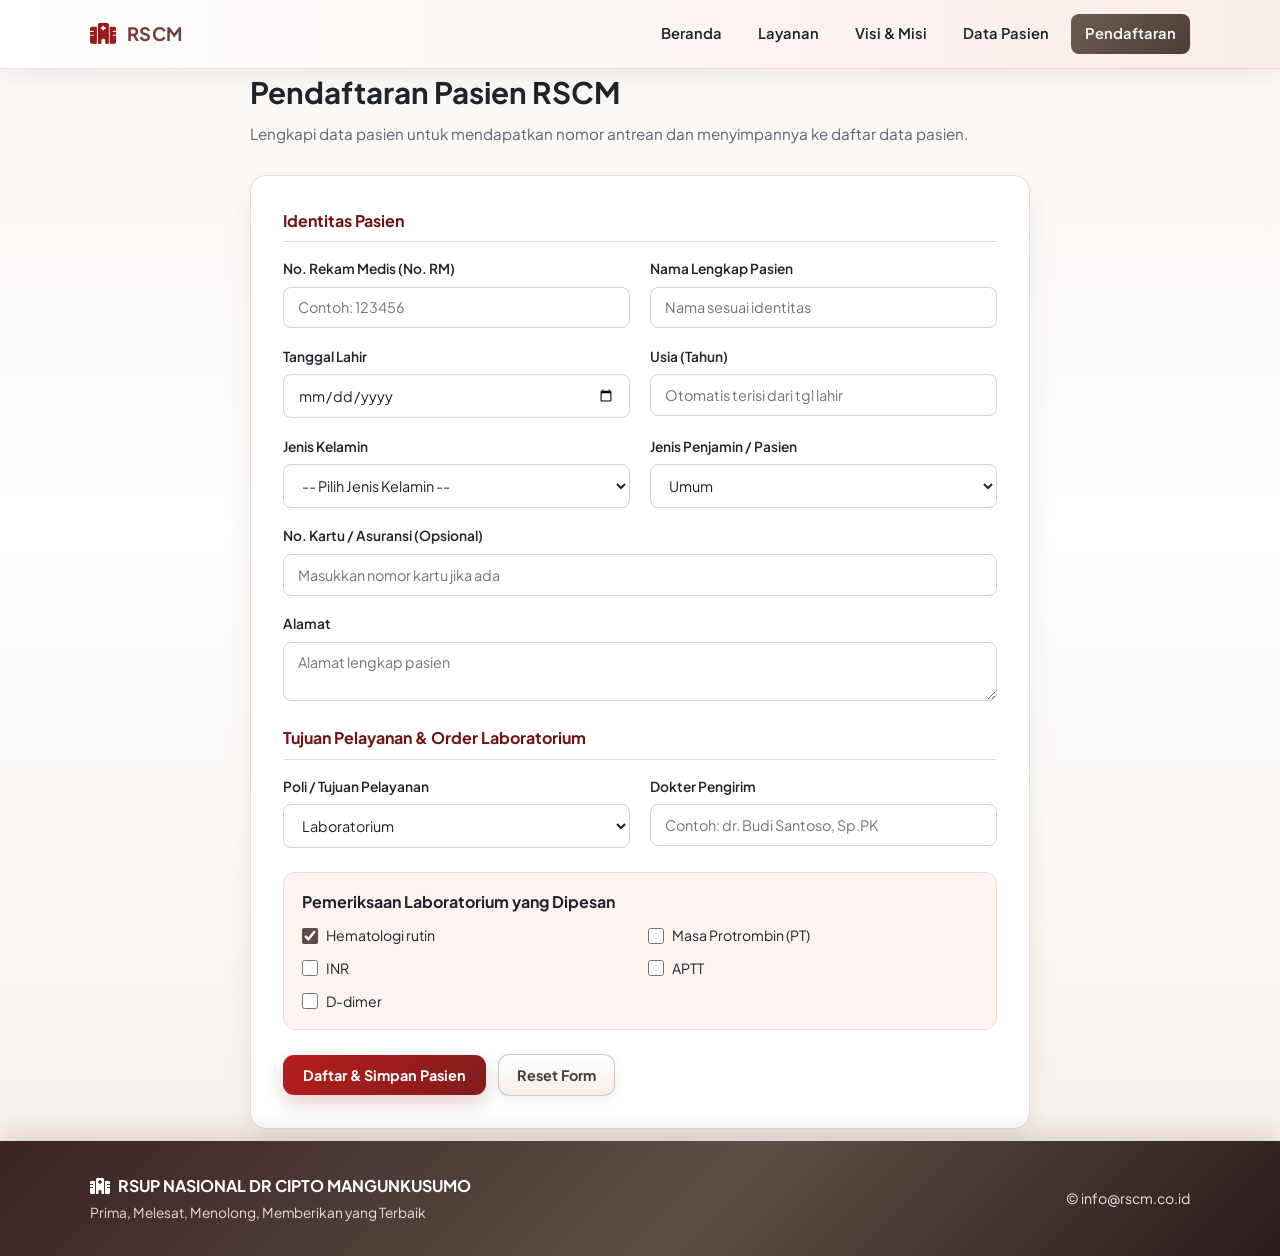
<file: pendaftaran.html>
<!DOCTYPE html>
<html lang="id">
<head>
    <meta charset="UTF-8">
    <meta name="viewport" content="width=device-width, initial-scale=1.0">
    <title>Pendaftaran Pasien - RSCM</title>
    <link rel="stylesheet" href="style.css">
    <!-- Google Fonts -->
    <link href="https://fonts.googleapis.com/css2?family=Plus+Jakarta+Sans:wght@300;400;500;600;700&display=swap" rel="stylesheet">
    <!-- FontAwesome Icons -->
    <link rel="stylesheet" href="https://cdnjs.cloudflare.com/ajax/libs/font-awesome/6.4.0/css/all.min.css">
    <style>
        :root {
            --active-brown-solid: #5d4e46;
            --active-brown-border: #4c3f38;
        }

        /* Header terkunci: sejajar satu baris tanpa balok terpisah di kanan */
        .nav-links {
            display: flex;
            align-items: center;
            gap: 8px;
            flex-wrap: wrap;
        }

        .nav-links a {
            display: inline-flex;
            align-items: center;
            padding: 8px 14px;
            border-radius: 8px;
            text-decoration: none;
            background: transparent !important;
            border: none !important;
            box-shadow: none !important;
            transition: var(--transition);
        }

        .header-action {
            display: none !important;
        }

        /* Status aktif cokelat tua solid untuk semua item navigasi termasuk Pendaftaran */
        .nav-links a.nav-active-solid {
            background-color: var(--active-brown-solid) !important;
            color: #ffffff !important;
            padding: 8px 14px;
            border-radius: 8px;
            transition: var(--transition);
        }

        .reg-container {
            max-width: 780px;
            margin: 0 auto;
        }

        .reg-header {
            margin-bottom: 1.75rem;
        }

        .reg-header h1 {
            font-size: 1.85rem;
            color: var(--text-dark);
            margin-bottom: 0.4rem;
        }

        .reg-header p {
            color: var(--text-muted);
            font-size: 0.95rem;
        }

        .reg-card {
            background-color: var(--white);
            border: 1px solid var(--border-color);
            border-radius: 16px;
            padding: 2rem;
            box-shadow: var(--shadow);
        }

        .reg-section-title {
            font-size: 1rem;
            font-weight: 700;
            color: var(--primary-dark);
            margin-bottom: 1rem;
            padding-bottom: 0.5rem;
            border-bottom: 1px solid var(--border-color);
        }

        .reg-grid {
            display: grid;
            grid-template-columns: repeat(2, 1fr);
            gap: 1.1rem 1.25rem;
            margin-bottom: 1.5rem;
        }

        .reg-full {
            grid-column: 1 / -1;
        }

        .reg-group {
            display: flex;
            flex-direction: column;
            gap: 0.4rem;
        }

        .reg-group label {
            font-size: 0.86rem;
            font-weight: 600;
            color: var(--text-dark);
        }

        .reg-group input,
        .reg-group select,
        .reg-group textarea {
            width: 100%;
            padding: 0.68rem 0.85rem;
            border: 1px solid #cbd5e1;
            border-radius: 8px;
            font-family: inherit;
            font-size: 0.9rem;
            color: var(--text-dark);
            background-color: var(--white);
            transition: var(--transition);
        }

        .reg-group input:focus,
        .reg-group select:focus,
        .reg-group textarea:focus {
            outline: none;
            border-color: var(--active-brown-solid);
        }

        .reg-lab-box {
            background-color: var(--primary-light);
            border: 1px solid var(--border-color);
            border-radius: 12px;
            padding: 1rem 1.15rem;
            margin-bottom: 1.5rem;
        }

        .reg-lab-grid {
            display: grid;
            grid-template-columns: repeat(2, minmax(0, 1fr));
            gap: 0.65rem 1rem;
            margin-top: 0.6rem;
        }

        .reg-check-item {
            display: flex;
            align-items: center;
            gap: 0.5rem;
            font-size: 0.88rem;
            color: var(--text-dark);
            cursor: pointer;
        }

        .reg-check-item input[type="checkbox"] {
            width: 16px;
            height: 16px;
            accent-color: var(--active-brown-solid);
            cursor: pointer;
        }

        .reg-actions {
            display: flex;
            align-items: center;
            gap: 0.75rem;
            flex-wrap: wrap;
        }

        .reg-alert {
            display: none;
            margin-top: 1.25rem;
            padding: 1rem 1.2rem;
            border-radius: 12px;
            background-color: #ecfdf5;
            border: 1px solid #a7f3d0;
            color: #065f46;
            font-size: 0.9rem;
            line-height: 1.5;
        }

        .reg-alert.show {
            display: block;
        }

        @media (max-width: 768px) {
            .reg-grid,
            .reg-lab-grid {
                grid-template-columns: 1fr;
            }

            .reg-card {
                padding: 1.35rem;
            }
        }
    </style>
</head>
<body>

    <header class="header">
        <div class="nav-container">
            <div class="logo">
                <i class="fa-solid fa-hospital"></i>
                <span>RSCM</span>
            </div>
            <nav class="nav-links" aria-label="Navigasi Utama">
                <a href="index.html#beranda">Beranda</a>
                <a href="index.html#layanan">Layanan</a>
                <a href="index.html#visi-misi">Visi &amp; Misi</a>
                <a href="data-pasien.html">Data Pasien</a>
                <a href="pendaftaran.html" data-page="pendaftaran" class="nav-active-solid">Pendaftaran</a>
            </nav>
        </div>
    </header>

    <main id="areaPendaftaran" class="patient-section">
        <div class="container">
            <div class="reg-container">
                <div class="reg-header">
                    <h1>Pendaftaran Pasien RSCM</h1>
                    <p>Lengkapi data pasien untuk mendapatkan nomor antrean dan menyimpannya ke daftar data pasien.</p>
                </div>

                <form id="formPendaftaran" class="reg-card">
                    <div class="reg-section-title">Identitas Pasien</div>
                    <div class="reg-grid">
                        <div class="reg-group">
                            <label for="noRm">No. Rekam Medis (No. RM)</label>
                            <input type="text" id="noRm" placeholder="Contoh: 123456" required>
                        </div>

                        <div class="reg-group">
                            <label for="namaPasien">Nama Lengkap Pasien</label>
                            <input type="text" id="namaPasien" placeholder="Nama sesuai identitas" required>
                        </div>

                        <div class="reg-group">
                            <label for="tanggalLahir">Tanggal Lahir</label>
                            <input type="date" id="tanggalLahir" required>
                        </div>

                        <div class="reg-group">
                            <label for="umurPasien">Usia (Tahun)</label>
                            <input type="number" id="umurPasien" min="0" max="130" placeholder="Otomatis terisi dari tgl lahir" required>
                        </div>

                        <div class="reg-group">
                            <label for="jenisKelamin">Jenis Kelamin</label>
                            <select id="jenisKelamin" required>
                                <option value="">-- Pilih Jenis Kelamin --</option>
                                <option value="Laki-laki">Laki-laki</option>
                                <option value="Perempuan">Perempuan</option>
                            </select>
                        </div>

                        <div class="reg-group">
                            <label for="jenisPasien">Jenis Penjamin / Pasien</label>
                            <select id="jenisPasien">
                                <option value="Umum">Umum</option>
                                <option value="BPJS Kesehatan">BPJS Kesehatan</option>
                                <option value="Asuransi Swasta">Asuransi Swasta</option>
                            </select>
                        </div>

                        <div class="reg-group reg-full">
                            <label for="nomorAsuransi">No. Kartu / Asuransi (Opsional)</label>
                            <input type="text" id="nomorAsuransi" placeholder="Masukkan nomor kartu jika ada">
                        </div>

                        <div class="reg-group reg-full">
                            <label for="alamatPasien">Alamat</label>
                            <textarea id="alamatPasien" rows="2" placeholder="Alamat lengkap pasien" required></textarea>
                        </div>
                    </div>

                    <div class="reg-section-title">Tujuan Pelayanan &amp; Order Laboratorium</div>
                    <div class="reg-grid">
                        <div class="reg-group">
                            <label for="tujuanPelayanan">Poli / Tujuan Pelayanan</label>
                            <select id="tujuanPelayanan" required>
                                <option value="Laboratorium">Laboratorium</option>
                                <option value="Poli Penyakit Dalam">Poli Penyakit Dalam</option>
                                <option value="Poli Saraf">Poli Saraf</option>
                                <option value="Poli Anak">Poli Anak</option>
                                <option value="Poli Jantung dan Pembuluh Darah">Poli Jantung dan Pembuluh Darah</option>
                                <option value="Poli Bedah">Poli Bedah</option>
                                <option value="Poli Mata">Poli Mata</option>
                                <option value="Poli THT">Poli THT</option>
                                <option value="Poli Gigi dan Mulut">Poli Gigi dan Mulut</option>
                                <option value="Medical Check Up">Medical Check Up</option>
                            </select>
                        </div>

                        <div class="reg-group">
                            <label for="dokterPengirim">Dokter Pengirim</label>
                            <input type="text" id="dokterPengirim" placeholder="Contoh: dr. Budi Santoso, Sp.PK" required>
                        </div>
                    </div>

                    <div class="reg-lab-box">
                        <strong>Pemeriksaan Laboratorium yang Dipesan</strong>
                        <div class="reg-lab-grid">
                            <label class="reg-check-item">
                                <input type="checkbox" name="orderLab" value="Hematologi rutin" checked>
                                <span>Hematologi rutin</span>
                            </label>
                            <label class="reg-check-item">
                                <input type="checkbox" name="orderLab" value="Masa Protrombin (PT)">
                                <span>Masa Protrombin (PT)</span>
                            </label>
                            <label class="reg-check-item">
                                <input type="checkbox" name="orderLab" value="INR">
                                <span>INR</span>
                            </label>
                            <label class="reg-check-item">
                                <input type="checkbox" name="orderLab" value="APTT">
                                <span>APTT</span>
                            </label>
                            <label class="reg-check-item">
                                <input type="checkbox" name="orderLab" value="D-dimer">
                                <span>D-dimer</span>
                            </label>
                        </div>
                    </div>

                    <div class="reg-actions">
                        <button type="submit" class="btn-submit-patient">Daftar &amp; Simpan Pasien</button>
                        <button type="reset" id="btnResetFormDaftar" class="btn-reset-patient">Reset Form</button>
                    </div>

                    <div id="infoBerhasilDaftar" class="reg-alert" aria-live="polite"></div>
                </form>
            </div>
        </div>
    </main>

    <footer class="footer">
        <div class="container footer-content">
            <div class="footer-brand">
                <h3><i class="fa-solid fa-hospital"></i> RSUP NASIONAL DR CIPTO MANGUNKUSUMO</h3>
                <p>Prima, Melesat, Menolong, Memberikan yang Terbaik</p>
            </div>
            <div class="footer-info">
                <p>&copy; info@rscm.co.id</p>
            </div>
        </div>
    </footer>

    <script>
        const STORAGE_PENDAFTARAN = 'dataPendaftaranRSCM';
        const STORAGE_DATA_PASIEN = 'dataPasienRSCM';

        const navLinks = document.querySelectorAll('.nav-links a');
        const linkPendaftaran = document.querySelector('.nav-links a[data-page="pendaftaran"]');
        const areaPendaftaran = document.getElementById('areaPendaftaran');
        const formPendaftaran = document.getElementById('formPendaftaran');
        const tanggalLahirInput = document.getElementById('tanggalLahir');
        const umurPasienInput = document.getElementById('umurPasien');
        const btnResetFormDaftar = document.getElementById('btnResetFormDaftar');
        const infoBerhasilDaftar = document.getElementById('infoBerhasilDaftar');

        function aktifkanMenuPendaftaran() {
            navLinks.forEach((item) => item.classList.remove('nav-active-solid'));
            if (linkPendaftaran) {
                linkPendaftaran.classList.add('nav-active-solid');
            }
        }

        aktifkanMenuPendaftaran();

        navLinks.forEach((item) => {
            item.addEventListener('click', function (e) {
                navLinks.forEach((el) => el.classList.remove('nav-active-solid'));
                this.classList.add('nav-active-solid');

                const href = this.getAttribute('href') || '';
                if (href && !href.startsWith('#')) {
                    e.preventDefault();
                    setTimeout(() => {
                        window.location.href = href;
                    }, 180);
                }
            });
        });

        areaPendaftaran.addEventListener('click', aktifkanMenuPendaftaran);
        formPendaftaran.addEventListener('input', aktifkanMenuPendaftaran);

        tanggalLahirInput.addEventListener('change', function () {
            aktifkanMenuPendaftaran();
            if (!this.value) return;
            const lahir = new Date(this.value);
            if (Number.isNaN(lahir.getTime())) return;
            const hariIni = new Date();
            let usia = hariIni.getFullYear() - lahir.getFullYear();
            const selisihBulan = hariIni.getMonth() - lahir.getMonth();
            if (selisihBulan < 0 || (selisihBulan === 0 && hariIni.getDate() < lahir.getDate())) {
                usia -= 1;
            }
            if (usia >= 0) {
                umurPasienInput.value = usia;
            }
        });

        function buatNomorAntreanBerikutnya(dataAntrean, dataPasien) {
            const gabungan = [...dataAntrean, ...dataPasien];
            const angkaTerbesar = gabungan.reduce((maks, item) => {
                const match = String(item.nomorAntrean || '').match(/(\d+)$/);
                if (!match) return maks;
                const num = parseInt(match[1], 10);
                return Number.isNaN(num) ? maks : Math.max(maks, num);
            }, 0);
            return `RSCM-${String(angkaTerbesar + 1).padStart(3, '0')}`;
        }

        formPendaftaran.addEventListener('submit', function (e) {
            e.preventDefault();
            aktifkanMenuPendaftaran();

            const dataAntrean = JSON.parse(localStorage.getItem(STORAGE_PENDAFTARAN)) || [];
            const dataPasien = JSON.parse(localStorage.getItem(STORAGE_DATA_PASIEN)) || [];
            const nomorAntreanBaru = buatNomorAntreanBerikutnya(dataAntrean, dataPasien);
            const noRmVal = document.getElementById('noRm').value.trim();
            const pasienKeyBaru = `${nomorAntreanBaru}__${noRmVal || '0'}`;
            const pesananLab = Array.from(document.querySelectorAll('input[name="orderLab"]:checked')).map((cb) => cb.value);
            const waktuSekarang = new Date().toLocaleString('id-ID');

            const dataBaru = {
                pasienKey: pasienKeyBaru,
                nomorAntrean: nomorAntreanBaru,
                nomorTransaksi: nomorAntreanBaru,
                noRm: noRmVal,
                nama: document.getElementById('namaPasien').value.trim(),
                tanggalLahir: tanggalLahirInput.value,
                umur: umurPasienInput.value.trim(),
                jenisKelamin: document.getElementById('jenisKelamin').value,
                jenisPasien: document.getElementById('jenisPasien').value,
                nomorAsuransi: document.getElementById('nomorAsuransi').value.trim() || '-',
                alamat: document.getElementById('alamatPasien').value.trim(),
                tujuan: document.getElementById('tujuanPelayanan').value,
                poliRujukan: document.getElementById('tujuanPelayanan').value,
                dokterPengirim: document.getElementById('dokterPengirim').value.trim(),
                pemeriksaanLab: pesananLab,
                waktuDaftar: waktuSekarang,
                tanggalOrder: waktuSekarang,
                tanggalPeriksa: waktuSekarang
            };

            dataAntrean.push(dataBaru);
            localStorage.setItem(STORAGE_PENDAFTARAN, JSON.stringify(dataAntrean));

            const sudahAdaDiPasien = dataPasien.some((p, idx) => {
                const existingKey = p.pasienKey || (p.nomorAntrean ? `${p.nomorAntrean}__${p.noRm || idx}` : `LEGACY-${idx}`);
                return existingKey === pasienKeyBaru;
            });

            if (!sudahAdaDiPasien) {
                dataPasien.push(dataBaru);
                localStorage.setItem(STORAGE_DATA_PASIEN, JSON.stringify(dataPasien));
            }

            infoBerhasilDaftar.innerHTML = `
                <strong>Pendaftaran berhasil disimpan!</strong><br>
                Nomor Antrean: <strong>${dataBaru.nomorAntrean}</strong> &bull; Pasien: <strong>${dataBaru.nama}</strong> (No. RM: <strong>${dataBaru.noRm}</strong>).<br>
                Data sudah masuk ke antrean dan tersimpan di <a href="data-pasien.html" style="font-weight:700; text-decoration:underline; color:#065f46;">Data Pasien</a>.
            `;
            infoBerhasilDaftar.classList.add('show');
        });

        btnResetFormDaftar.addEventListener('click', function () {
            aktifkanMenuPendaftaran();
            infoBerhasilDaftar.classList.remove('show');
            infoBerhasilDaftar.innerHTML = '';
        });
    </script>
</body>
</html>
</file>
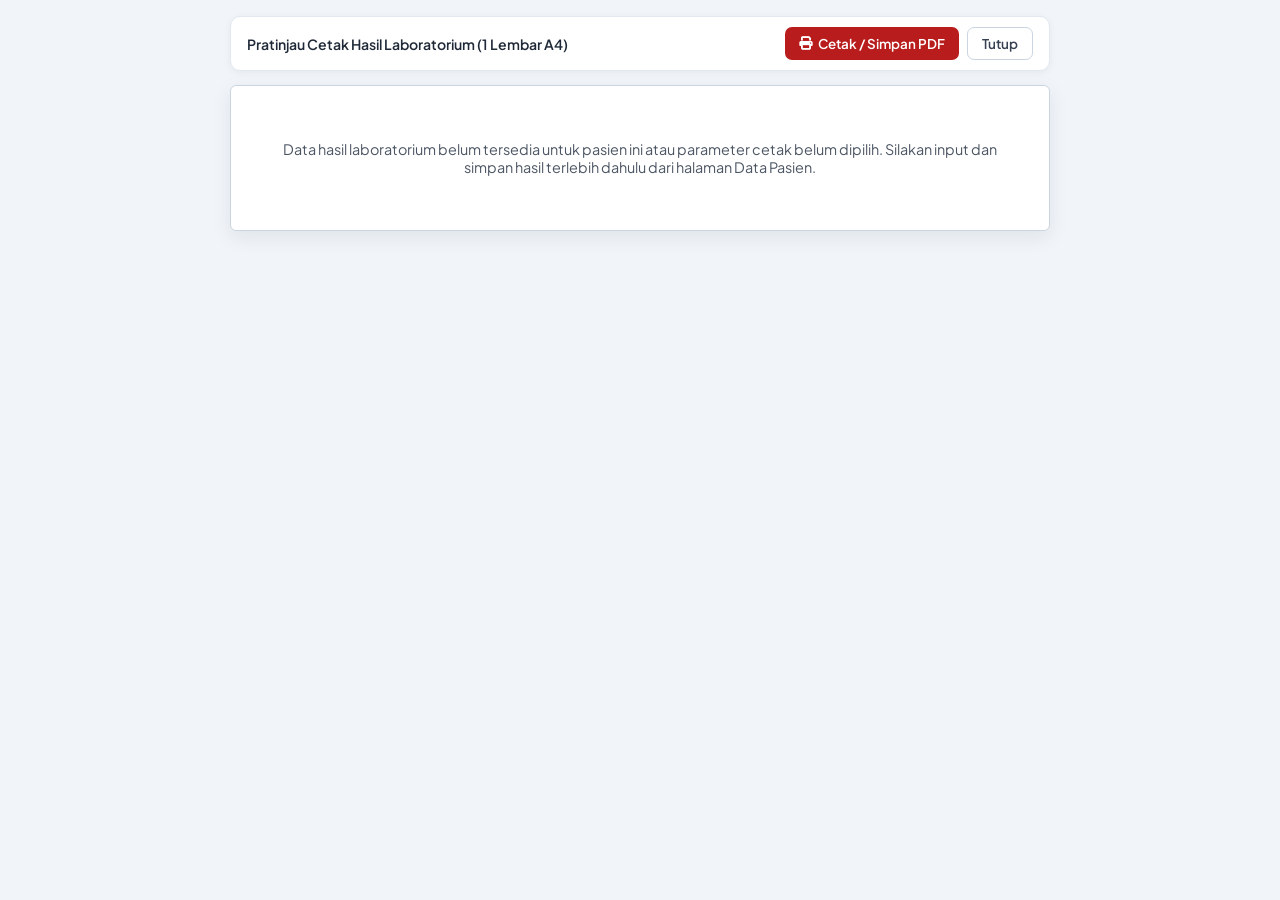
<file: print.html>
<!DOCTYPE html>
<html lang="id">
<head>
    <meta charset="UTF-8">
    <meta name="viewport" content="width=device-width, initial-scale=1.0">
    <title>Cetak Hasil Laboratorium - RSCM</title>
    <link href="https://fonts.googleapis.com/css2?family=Plus+Jakarta+Sans:wght@400;500;600;700&display=swap" rel="stylesheet">
    <link rel="stylesheet" href="https://cdnjs.cloudflare.com/ajax/libs/font-awesome/6.4.0/css/all.min.css">
    <style>
        * {
            box-sizing: border-box;
            margin: 0;
            padding: 0;
        }

        body {
            font-family: 'Plus Jakarta Sans', Arial, sans-serif;
            background-color: #f1f5f9;
            color: #111827;
            padding: 16px;
            -webkit-print-color-adjust: exact;
            print-color-adjust: exact;
        }

        .action-bar {
            max-width: 820px;
            margin: 0 auto 14px;
            display: flex;
            justify-content: space-between;
            align-items: center;
            gap: 10px;
            flex-wrap: wrap;
            background-color: #ffffff;
            border: 1px solid #e2e8f0;
            border-radius: 10px;
            padding: 10px 16px;
            box-shadow: 0 2px 8px rgba(15, 23, 42, 0.05);
        }

        .action-bar-title {
            font-size: 0.88rem;
            font-weight: 600;
            color: #1f2937;
        }

        .action-buttons {
            display: flex;
            gap: 8px;
            flex-wrap: wrap;
        }

        .btn-print {
            background-color: #b91c1c;
            color: #ffffff;
            border: none;
            padding: 7px 14px;
            border-radius: 7px;
            font-family: inherit;
            font-size: 0.84rem;
            font-weight: 600;
            cursor: pointer;
            display: inline-flex;
            align-items: center;
            gap: 6px;
        }

        .btn-print:hover {
            background-color: #991b1b;
        }

        .btn-close {
            background-color: #ffffff;
            color: #374151;
            border: 1px solid #cbd5e1;
            padding: 7px 14px;
            border-radius: 7px;
            font-family: inherit;
            font-size: 0.84rem;
            font-weight: 600;
            cursor: pointer;
        }

        .btn-close:hover {
            background-color: #f8fafc;
        }

        .report-sheet {
            width: 100%;
            max-width: 820px;
            margin: 0 auto;
            background-color: #ffffff;
            color: #111827;
            padding: 18px 24px;
            border: 1px solid #cbd5e1;
            border-radius: 6px;
            box-shadow: 0 6px 20px rgba(15, 23, 42, 0.08);
        }

        .kop {
            text-align: center;
            padding-bottom: 8px;
            border-bottom: 2px solid #111827;
            margin-bottom: 10px;
        }

        .kop-top {
            display: inline-flex;
            align-items: center;
            gap: 6px;
            font-size: 0.76rem;
            font-weight: 700;
            letter-spacing: 0.03em;
            color: #111827;
            margin-bottom: 2px;
        }

        .kop h1 {
            font-size: 1.08rem;
            font-weight: 700;
            letter-spacing: 0.02em;
            color: #111827;
            margin-bottom: 2px;
        }

        .kop p {
            font-size: 0.72rem;
            color: #4b5563;
        }

        .patient-grid {
            display: grid;
            grid-template-columns: 1fr 1fr;
            gap: 2px 24px;
            font-size: 0.75rem;
            line-height: 1.35;
            padding-bottom: 8px;
            margin-bottom: 9px;
            border-bottom: 1px solid #374151;
        }

        .info-row {
            display: flex;
            align-items: baseline;
            gap: 4px;
        }

        .info-label {
            flex: 0 0 96px;
            font-weight: 600;
            color: #1f2937;
        }

        .info-val {
            flex: 1;
            color: #111827;
            word-break: break-word;
        }

        .section-title {
            text-align: center;
            font-size: 0.82rem;
            font-weight: 700;
            letter-spacing: 0.05em;
            margin-bottom: 6px;
            color: #111827;
        }

        table.lab-report-table {
            width: 100%;
            border-collapse: collapse;
            font-size: 0.71rem;
            line-height: 1.25;
            margin-bottom: 9px;
        }

        table.lab-report-table th,
        table.lab-report-table td {
            padding: 3.5px 5px;
            border-bottom: 1px solid #d1d5db;
            text-align: left;
            vertical-align: middle;
        }

        table.lab-report-table th {
            font-weight: 700;
            color: #111827;
            border-top: 1px solid #6b7280;
            border-bottom: 1.5px solid #111827;
            background-color: #f8fafc;
        }

        .row-normal {
            background-color: #ffffff;
        }

        .row-high,
        .row-low {
            background-color: #ecfccb;
            font-weight: 600;
        }

        .row-critical {
            background-color: #fecdd3;
            color: #881337;
            font-weight: 700;
        }

        .ket-normal {
            color: #4b5563;
            font-weight: 600;
        }

        .ket-high,
        .ket-low {
            color: #3f6212;
            font-weight: 700;
        }

        .ket-critical {
            color: #be123c;
            font-weight: 700;
        }

        .meta-footer {
            font-size: 0.72rem;
            line-height: 1.35;
            margin-bottom: 10px;
            color: #111827;
        }

        .sign-grid {
            display: grid;
            grid-template-columns: 1fr 1fr;
            gap: 20px;
            text-align: center;
            font-size: 0.75rem;
            line-height: 1.35;
            margin-bottom: 8px;
        }

        .sign-space {
            height: 36px;
        }

        .disclaimer {
            font-size: 0.65rem;
            line-height: 1.3;
            color: #4b5563;
        }

        .empty-state {
            text-align: center;
            padding: 36px 16px;
            font-size: 0.9rem;
            color: #4b5563;
        }

        @page {
            size: A4 portrait;
            margin: 8mm 10mm;
        }

        @media print {
            body {
                background-color: #ffffff;
                padding: 0;
            }

            .action-bar {
                display: none !important;
            }

            .report-sheet {
                width: 100%;
                max-width: 100%;
                margin: 0;
                padding: 0;
                border: none;
                border-radius: 0;
                box-shadow: none;
            }
        }
    </style>
</head>
<body>
    <div class="action-bar">
        <div class="action-bar-title">Pratinjau Cetak Hasil Laboratorium (1 Lembar A4)</div>
        <div class="action-buttons">
            <button type="button" id="btnPrintNow" class="btn-print">
                <i class="fa-solid fa-print"></i> Cetak / Simpan PDF
            </button>
            <button type="button" id="btnCloseWindow" class="btn-close">Tutup</button>
        </div>
    </div>

    <main id="reportSheet" class="report-sheet"></main>

    <script>
        const STORAGE_PENDAFTARAN = 'dataPendaftaranRSCM';
        const STORAGE_PASIEN_LAMA = 'dataPasienRSCM';
        const STORAGE_HASIL_LAB = 'hasilLaboratoriumRSCM';

        const DEFAULT_PENANGGUNG_JAWAB = 'dr. [Nama Dokter Penanggung Jawab], Sp.PK';
        const DEFAULT_PETUGAS_LAB = '[Nama Petugas], S.Tr. Kes.';

        const KATALOG_DEFAULT = {
            'Hemoglobin': { satuan: 'g/dL', rujukan: '11.5 - 14.3', kritisTeks: '< 7.0 dan > 20', metode: 'Automated hematology analyzer', minNormal: 11.5, maxNormal: 14.3, critLow: 7.0, critHigh: 20 },
            'Hematokrit': { satuan: '%', rujukan: '34 - 42', kritisTeks: '< 20 dan > 60', metode: 'Automated hematology analyzer', minNormal: 34, maxNormal: 42, critLow: 20, critHigh: 60 },
            'Eritrosit': { satuan: 'juta/mm³', rujukan: '4.0 - 5.50', kritisTeks: '-', metode: 'Automated hematology analyzer', minNormal: 4.10, maxNormal: 5.20, critLow: null, critHigh: null },
            'Leukosit': { satuan: '/mm³', rujukan: '3800 - 10400', kritisTeks: '< 2000 dan > 40000', metode: 'Automated hematology analyzer', minNormal: 3800, maxNormal: 10400, critLow: 2000, critHigh: 40000 },
            'Trombosit': { satuan: '/mm³', rujukan: '187000 - 400000', kritisTeks: '< 50000 dan > 800000', metode: 'Automated hematology analyzer', minNormal: 187000, maxNormal: 400000, critLow: 50000, critHigh: 800000 },
            'MCV': { satuan: 'fL', rujukan: '77.8 - 91.1', kritisTeks: '-', metode: 'Calculated', minNormal: 77.8, maxNormal: 91.1, critLow: null, critHigh: null },
            'MCH': { satuan: 'pg', rujukan: '25 - 33', kritisTeks: '-', metode: 'Calculated', minNormal: 25, maxNormal: 33, critLow: null, critHigh: null },
            'MCHC': { satuan: 'g/dL', rujukan: '32 - 36', kritisTeks: '-', metode: 'Calculated', minNormal: 32, maxNormal: 36, critLow: null, critHigh: null },
            'Masa Protrombin (PT)': { satuan: 'detik', rujukan: '9.4 - 12.5', kritisTeks: '> 50', metode: 'Coagulometer', minNormal: 9.4, maxNormal: 12.5, critLow: null, critHigh: 50 },
            'INR': { satuan: '', rujukan: '0.9 - 1.1', kritisTeks: '> 3.0', metode: 'Calculated', minNormal: 0.9, maxNormal: 1.1, critLow: null, critHigh: 3.0 },
            'APTT': { satuan: 'detik', rujukan: '25 - 37', kritisTeks: '> 100', metode: 'Coagulometer', minNormal: 25, maxNormal: 37, critLow: null, critHigh: 100 },
            'D-dimer': { satuan: 'ng/mL FEU', rujukan: '≤ 500', kritisTeks: '-', metode: 'Immunoturbidimetric', minNormal: null, maxNormal: 500, critLow: null, critHigh: null }
        };

        function normalisasiId(teks) {
            return String(teks ?? '').trim().toLowerCase().replace(/\s+/g, '');
        }

        function buatKeyPasien(item, index) {
            if (item && item.pasienKey) return item.pasienKey;
            if (item && item.nomorAntrean) return `${item.nomorAntrean}__${item.noRm || index}`;
            if (item && item.noRm) return `RM-${item.noRm}__${index}`;
            return `PASIEN-${index}`;
        }

        function ambilItemsLab(obj) {
            if (!obj || typeof obj !== 'object') return [];
            const arr = Array.isArray(obj.items)
                ? obj.items
                : Array.isArray(obj.hasilItems)
                    ? obj.hasilItems
                    : Array.isArray(obj.parameters)
                        ? obj.parameters
                        : [];
            return arr
                .map((it) => {
                    if (!it || typeof it !== 'object') return null;
                    const pemeriksaan = it.pemeriksaan || it.parameter || it.namaPemeriksaan || it.nama || '';
                    const hasil = it.hasil !== undefined && it.hasil !== null
                        ? String(it.hasil)
                        : (it.nilai !== undefined && it.nilai !== null ? String(it.nilai) : '');
                    if (!pemeriksaan && hasil.trim() === '') return null;
                    return {
                        ...it,
                        pemeriksaan: pemeriksaan || 'Pemeriksaan',
                        hasil
                    };
                })
                .filter(Boolean);
        }

        function ambilSemuaPasien() {
            const dataDaftar = JSON.parse(localStorage.getItem(STORAGE_PENDAFTARAN)) || [];
            const dataLama = JSON.parse(localStorage.getItem(STORAGE_PASIEN_LAMA)) || [];

            const dariPendaftaran = dataDaftar.map((item, idx) => ({
                key: buatKeyPasien(item, idx),
                nomorTransaksi: item.nomorTransaksi || item.nomorAntrean || `RSCM-${String(idx + 1).padStart(3, '0')}`,
                noRm: item.noRm || '-',
                nama: item.nama || '-',
                tanggalLahir: item.tanggalLahir || '-',
                umur: item.umur !== undefined && item.umur !== '' ? item.umur : '-',
                jenisKelamin: item.jenisKelamin || '-',
                alamat: item.alamat || '-',
                jenisPasien: item.jenisPasien || '-',
                nomorAsuransi: item.nomorAsuransi || '-',
                poliRujukan: item.poliRujukan || item.tujuan || '-',
                dokterPengirim: item.dokterPengirim || '-',
                tanggalOrder: item.tanggalOrder || item.waktuDaftar || '-'
            }));

            const dariDataLama = dataLama.map((item, idx) => ({
                key: buatKeyPasien(item, idx) || `LEGACY-${idx}`,
                legacyKey: `LEGACY-${idx}`,
                nomorTransaksi: item.nomorTransaksi || item.nomorAntrean || `RSCM-L${String(idx + 1).padStart(2, '0')}`,
                noRm: item.noRm || '-',
                nama: item.nama || '-',
                tanggalLahir: item.tanggalLahir || '-',
                umur: item.umur !== undefined && item.umur !== '' ? item.umur : '-',
                jenisKelamin: item.jenisKelamin || '-',
                alamat: item.alamat || '-',
                jenisPasien: item.jenisPasien || '-',
                nomorAsuransi: item.nomorAsuransi || '-',
                poliRujukan: item.poliRujukan || item.tujuan || 'Laboratorium',
                dokterPengirim: item.dokterPengirim || '-',
                tanggalOrder: item.tanggalOrder || item.waktuDaftar || item.tanggalPeriksa || '-'
            }));

            return [...dariPendaftaran, ...dariDataLama];
        }

        function cariPasienDanHasil(targetKey, semuaPasien, hasilMap) {
            let pasien = null;
            let dataLab = null;

            if (targetKey) {
                pasien = semuaPasien.find(
                    (p) => p.key === targetKey || p.legacyKey === targetKey || normalisasiId(p.key) === normalisasiId(targetKey)
                ) || null;

                if (hasilMap[targetKey]) {
                    dataLab = hasilMap[targetKey];
                } else {
                    for (const [k, val] of Object.entries(hasilMap)) {
                        if (normalisasiId(k) === normalisasiId(targetKey)) {
                            dataLab = val;
                            break;
                        }
                    }
                }
            }

            if (!dataLab && pasien) {
                if (hasilMap[pasien.key]) {
                    dataLab = hasilMap[pasien.key];
                } else if (pasien.legacyKey && hasilMap[pasien.legacyKey]) {
                    dataLab = hasilMap[pasien.legacyKey];
                } else {
                    const normRm = normalisasiId(pasien.noRm);
                    const normTrx = normalisasiId(pasien.nomorTransaksi);
                    for (const [k, val] of Object.entries(hasilMap)) {
                        if (!val || typeof val !== 'object') continue;
                        const kLower = normalisasiId(k);
                        const cocokRm = normRm && (
                            normalisasiId(val.noRm) === normRm ||
                            kLower.endsWith(`__${normRm}`) ||
                            kLower.includes(`rm-${normRm}`) ||
                            kLower.includes(normRm)
                        );
                        const cocokTrx = normTrx && (
                            normalisasiId(val.nomorAntrean) === normTrx ||
                            normalisasiId(val.nomorTransaksi) === normTrx
                        );
                        if (cocokRm || cocokTrx) {
                            dataLab = val;
                            break;
                        }
                    }
                }
            }

            if (!pasien && dataLab && typeof dataLab === 'object') {
                const normRm = normalisasiId(dataLab.noRm);
                const normTrx = normalisasiId(dataLab.nomorAntrean || dataLab.nomorTransaksi);
                pasien = semuaPasien.find((p) => {
                    const pRm = normalisasiId(p.noRm);
                    const pTrx = normalisasiId(p.nomorTransaksi);
                    return (normRm && pRm === normRm) || (normTrx && pTrx === normTrx);
                }) || {
                    key: targetKey || 'LAB-DIRECT',
                    nomorTransaksi: dataLab.nomorTransaksi || dataLab.nomorAntrean || '-',
                    noRm: dataLab.noRm || '-',
                    nama: dataLab.nama || dataLab.namaPasien || '-',
                    tanggalLahir: dataLab.tanggalLahir || '-',
                    umur: dataLab.umur !== undefined && dataLab.umur !== '' ? dataLab.umur : '-',
                    jenisKelamin: dataLab.jenisKelamin || '-',
                    alamat: dataLab.alamat || '-',
                    jenisPasien: dataLab.jenisPasien || '-',
                    nomorAsuransi: dataLab.nomorAsuransi || '-',
                    poliRujukan: dataLab.poliRujukan || dataLab.tujuan || 'Laboratorium',
                    dokterPengirim: dataLab.dokterPengirim || '-',
                    tanggalOrder: dataLab.tanggalOrder || dataLab.tanggalPeriksa || '-'
                };
            }

            const items = ambilItemsLab(dataLab);
            if (!pasien || !dataLab || items.length === 0) {
                return { pasien: null, dataLab: null, items: [] };
            }

            return { pasien, dataLab, items };
        }

        function parseAngka(nilai) {
            if (nilai === null || nilai === undefined) return null;
            const bersih = String(nilai).trim().replace(',', '.');
            if (bersih === '' || bersih === '-') return null;
            if (!/^[+-]?\d+(\.\d+)?$/.test(bersih)) return null;
            const num = parseFloat(bersih);
            return Number.isNaN(num) ? null : num;
        }

        function evaluasiStatus(namaParam, hasilTeks, meta) {
            const trimmed = String(hasilTeks ?? '').trim();
            if (trimmed === '' || trimmed === '-') {
                return { label: '-', rowClass: 'row-normal', ketClass: 'ket-normal' };
            }
            const angka = parseAngka(trimmed);
            if (angka === null || !meta) {
                return { label: 'Normal', rowClass: 'row-normal', ketClass: 'ket-normal' };
            }
            if (meta.critLow !== null && meta.critLow !== undefined && angka < meta.critLow) {
                return { label: 'CRITICAL', rowClass: 'row-critical', ketClass: 'ket-critical' };
            }
            if (meta.critHigh !== null && meta.critHigh !== undefined && angka > meta.critHigh) {
                return { label: 'CRITICAL', rowClass: 'row-critical', ketClass: 'ket-critical' };
            }
            if (meta.minNormal !== null && meta.minNormal !== undefined && angka < meta.minNormal) {
                return { label: 'Low', rowClass: 'row-low', ketClass: 'ket-low' };
            }
            if (meta.maxNormal !== null && meta.maxNormal !== undefined && angka > meta.maxNormal) {
                return { label: 'High', rowClass: 'row-high', ketClass: 'ket-high' };
            }
            return { label: 'Normal', rowClass: 'row-normal', ketClass: 'ket-normal' };
        }

        function formatTanggalSingkat(nilaiTgl) {
            if (!nilaiTgl || nilaiTgl === '-') return '-';
            const d = new Date(nilaiTgl);
            if (!Number.isNaN(d.getTime()) && String(nilaiTgl).includes('T')) {
                return `${d.getDate()}/${d.getMonth() + 1}/${d.getFullYear()}, ${String(d.getHours()).padStart(2, '0')}.${String(d.getMinutes()).padStart(2, '0')}`;
            }
            return nilaiTgl;
        }

        function renderLaporan() {
            const sheet = document.getElementById('reportSheet');
            const params = new URLSearchParams(window.location.search);
            const targetKey = params.get('key');

            const semuaPasien = ambilSemuaPasien();
            const hasilMap = JSON.parse(localStorage.getItem(STORAGE_HASIL_LAB)) || {};

            const { pasien, dataLab, items } = cariPasienDanHasil(targetKey, semuaPasien, hasilMap);

            if (!pasien || !dataLab || items.length === 0) {
                sheet.innerHTML = `
                    <div class="empty-state">
                        Data hasil laboratorium belum tersedia untuk pasien ini atau parameter cetak belum dipilih. Silakan input dan simpan hasil terlebih dahulu dari halaman Data Pasien.
                    </div>
                `;
                return;
            }

            const barisHtml = items.map((item) => {
                const def = KATALOG_DEFAULT[item.pemeriksaan] || {};
                const satuan = item.satuan ?? def.satuan ?? '';
                const rujukan = item.nilaiRujukan ?? def.rujukan ?? '-';
                const kritis = item.nilaiKritis ?? def.kritisTeks ?? '-';
                const metode = item.metode ?? def.metode ?? '-';
                const status = evaluasiStatus(item.pemeriksaan, item.hasil, def);
                const labelTampil = item.keterangan || status.label;
                const nilaiTampil = labelTampil === 'CRITICAL' ? `<strong>${item.hasil}</strong>` : item.hasil;

                return `
                    <tr class="${status.rowClass}">
                        <td>${item.pemeriksaan}</td>
                        <td>${nilaiTampil}</td>
                        <td>${satuan}</td>
                        <td>${rujukan}</td>
                        <td>${kritis}</td>
                        <td>${metode}</td>
                        <td class="${status.ketClass}">${labelTampil}</td>
                    </tr>
                `;
            }).join('');

            const asuransiTampil = pasien.nomorAsuransi && pasien.nomorAsuransi !== '-'
                ? `${pasien.jenisPasien} (${pasien.nomorAsuransi})`
                : pasien.jenisPasien;

            const tglOrderTampil = formatTanggalSingkat(pasien.tanggalOrder);
            const tglPeriksaTampil = formatTanggalSingkat(dataLab.tanggalPeriksa);
            const pjLab = dataLab.penanggungJawabLab || DEFAULT_PENANGGUNG_JAWAB;
            const petugasLab = dataLab.petugasLaboratorium || dataLab.dokterPenanggungJawab || DEFAULT_PETUGAS_LAB;

            sheet.innerHTML = `
                <div class="kop">
                    <div class="kop-top">
                        <i class="fa-solid fa-hospital"></i>
                        <span>KEMENTERIAN KESEHATAN REPUBLIK INDONESIA</span>
                    </div>
                    <h1>RSUP NASIONAL DR. CIPTO MANGUNKUSUMO</h1>
                    <p>Jl. Diponegoro No. 71, Jakarta Pusat | Telepon: (021) 1500135 | Website: rscm.co.id</p>
                </div>

                <div class="patient-grid">
                    <div>
                        <div class="info-row"><span class="info-label">Pasien</span><span class="info-val">: ${pasien.nama}</span></div>
                        <div class="info-row"><span class="info-label">No. RM</span><span class="info-val">: ${pasien.noRm}</span></div>
                        <div class="info-row"><span class="info-label">Tgl. Lahir</span><span class="info-val">: ${pasien.tanggalLahir}</span></div>
                        <div class="info-row"><span class="info-label">Alamat</span><span class="info-val">: ${pasien.alamat}</span></div>
                        <div class="info-row"><span class="info-label">Usia</span><span class="info-val">: ${pasien.umur} Tahun</span></div>
                        <div class="info-row"><span class="info-label">Jns. Kelamin</span><span class="info-val">: ${pasien.jenisKelamin}</span></div>
                        <div class="info-row"><span class="info-label">Asuransi</span><span class="info-val">: ${asuransiTampil}</span></div>
                    </div>
                    <div>
                        <div class="info-row"><span class="info-label">No. Transaksi</span><span class="info-val">: ${dataLab.nomorAntrean || pasien.nomorTransaksi}</span></div>
                        <div class="info-row"><span class="info-label">Tgl. Order</span><span class="info-val">: ${tglOrderTampil}</span></div>
                        <div class="info-row"><span class="info-label">Tgl. Periksa</span><span class="info-val">: ${tglPeriksaTampil}</span></div>
                        <div class="info-row"><span class="info-label">Dokter Pengirim</span><span class="info-val">: ${dataLab.dokterPengirim || pasien.dokterPengirim}</span></div>
                        <div class="info-row"><span class="info-label">Penanggung Jawab</span><span class="info-val">: ${pjLab}</span></div>
                        <div class="info-row"><span class="info-label">Petugas Lab</span><span class="info-val">: ${petugasLab}</span></div>
                        <div class="info-row"><span class="info-label">Pelayanan</span><span class="info-val">: ${dataLab.poliRujukan || pasien.poliRujukan}</span></div>
                    </div>
                </div>

                <div class="section-title">HASIL PEMERIKSAAN LABORATORIUM</div>

                <table class="lab-report-table">
                    <thead>
                        <tr>
                            <th>Pemeriksaan</th>
                            <th>Hasil</th>
                            <th>Satuan</th>
                            <th>Nilai Rujukan</th>
                            <th>Nilai Kritis</th>
                            <th>Metode</th>
                            <th>Keterangan</th>
                        </tr>
                    </thead>
                    <tbody>
                        ${barisHtml}
                    </tbody>
                </table>

                <div class="meta-footer">
                    <div><strong>Dikeluarkan pada:</strong> ${tglPeriksaTampil}</div>
                    <div><strong>Rumah Sakit:</strong> RSUP Nasional Dr. Cipto Mangunkusumo</div>
                </div>

                <div class="sign-grid">
                    <div>
                        <div>Penanggung Jawab</div>
                        <div class="sign-space"></div>
                        <div><strong>${pjLab}</strong></div>
                    </div>
                    <div>
                        <div>Petugas Laboratorium</div>
                        <div class="sign-space"></div>
                        <div><strong>${petugasLab}</strong></div>
                    </div>
                </div>

                <p class="disclaimer">
                    Catatan: Nilai rujukan merupakan default sistem dan dapat berbeda menurut metode, reagen, instrumen, usia, jenis kelamin, dan kebijakan laboratorium. Nilai kritis harus mengikuti SOP laboratorium yang berlaku.
                </p>
            `;
        }

        document.getElementById('btnPrintNow').addEventListener('click', function () {
            window.print();
        });

        document.getElementById('btnCloseWindow').addEventListener('click', function () {
            if (window.opener) {
                window.close();
            } else {
                window.location.href = 'data-pasien.html';
            }
        });

        renderLaporan();
    </script>
</body>
</html>
</file>
<file: style.css>
:root {
    --primary-color: #991b1b;
    --primary-dark: #6f1212;
    --primary-accent: #c53030;
    --primary-light: #fdf4f2;
    --active-brown-solid: #5d4e46;
    --active-brown-dark: #3f342e;
    --white: #ffffff;
    --surface-warm: #fbf7f4;
    --text-dark: #1f242b;
    --text-muted: #5b6472;
    --border-color: #e7dbd3;
    --shadow: 0 12px 28px rgba(66, 46, 36, 0.08);
    --shadow-hover: 0 18px 36px rgba(93, 78, 70, 0.16);
    --transition: all 0.25s ease;

    /* Gradasi utama */
    --grad-bg-page: linear-gradient(180deg, #faf5f2 0%, #ffffff 42%, #f6efe9 100%);
    --grad-header: linear-gradient(90deg, rgba(255, 255, 255, 0.96) 0%, rgba(252, 245, 242, 0.96) 55%, rgba(246, 236, 230, 0.96) 100%);
    --grad-hero: linear-gradient(135deg, #f8efe9 0%, #fffdfc 52%, #f4e6e2 100%);
    --grad-btn-main: linear-gradient(135deg, #b91c1c 0%, #7f1d1d 100%);
    --grad-btn-hover: linear-gradient(135deg, #991b1b 0%, #5c1212 100%);
    --grad-btn-brown: linear-gradient(135deg, #6e5c52 0%, #4b3e37 100%);
    --grad-card-menu: linear-gradient(160deg, #ffffff 0%, #fdf8f5 65%, #f7ece6 100%);
    --grad-card-vm: linear-gradient(155deg, #ffffff 0%, #fcf7f4 60%, #f8ece8 100%);
    --grad-icon-soft: linear-gradient(135deg, #fee2e2 0%, #f7e6df 100%);
    --grad-footer: linear-gradient(135deg, #3b2323 0%, #5d4e46 55%, #2b1a1a 100%);
}

* {
    box-sizing: border-box;
    margin: 0;
    padding: 0;
}

html {
    scroll-behavior: smooth;
}

body {
    font-family: 'Plus Jakarta Sans', -apple-system, BlinkMacSystemFont, sans-serif;
    background: var(--grad-bg-page);
    color: var(--text-dark);
    line-height: 1.6;
    min-height: 100vh;
}

.container {
    width: 100%;
    max-width: 1140px;
    margin: 0 auto;
    padding: 0 20px;
}

/* Header & Navigasi */
.header {
    position: sticky;
    top: 0;
    z-index: 900;
    background: var(--grad-header);
    backdrop-filter: blur(10px);
    border-bottom: 1px solid rgba(93, 78, 70, 0.14);
    box-shadow: 0 6px 20px rgba(62, 46, 38, 0.06);
}

.nav-container {
    max-width: 1140px;
    margin: 0 auto;
    padding: 14px 20px;
    display: flex;
    justify-content: space-between;
    align-items: center;
    gap: 16px;
    flex-wrap: wrap;
}

.logo {
    display: inline-flex;
    align-items: center;
    gap: 10px;
    font-size: 1.15rem;
    font-weight: 700;
    letter-spacing: 0.03em;
    background: linear-gradient(135deg, #991b1b 0%, #5d4e46 100%);
    -webkit-background-clip: text;
    background-clip: text;
    color: transparent;
}

.logo i {
    color: var(--primary-color);
    font-size: 1.3rem;
}

.nav-links {
    display: flex;
    align-items: center;
    gap: 8px;
    flex-wrap: wrap;
}

.nav-links a {
    color: var(--text-dark);
    font-size: 0.92rem;
    font-weight: 600;
    text-decoration: none;
    padding: 8px 14px;
    border-radius: 9px;
    transition: var(--transition);
}

.nav-links a:hover {
    background: linear-gradient(135deg, rgba(153, 27, 27, 0.08) 0%, rgba(93, 78, 70, 0.12) 100%);
    color: var(--primary-color);
}

.nav-links a.nav-active-solid,
.nav-links a.active {
    background: var(--grad-btn-brown) !important;
    color: #ffffff !important;
    box-shadow: 0 6px 16px rgba(93, 78, 70, 0.25);
}

/* Hero Section */
.hero-section {
    max-width: 1140px;
    margin: 26px auto 0;
    padding: 44px 36px;
    border-radius: 26px;
    background: var(--grad-hero);
    border: 1px solid rgba(93, 78, 70, 0.14);
    box-shadow: var(--shadow);
    display: grid;
    grid-template-columns: 1.15fr 0.85fr;
    align-items: center;
    gap: 36px;
}

.welcome-text {
    display: inline-block;
    font-size: 1rem;
    font-weight: 700;
    letter-spacing: 0.02em;
    background: linear-gradient(90deg, #991b1b 0%, #5d4e46 100%);
    -webkit-background-clip: text;
    background-clip: text;
    color: transparent;
    margin-bottom: 4px;
}

.hero-content h1 {
    font-size: 2.25rem;
    line-height: 1.2;
    font-weight: 700;
    color: var(--text-dark);
    margin-bottom: 14px;
}

.hero-content p {
    font-size: 0.98rem;
    color: var(--text-muted);
    margin-bottom: 24px;
    max-width: 560px;
}

.btn-main {
    display: inline-flex;
    align-items: center;
    justify-content: center;
    gap: 8px;
    padding: 12px 22px;
    border-radius: 11px;
    background: var(--grad-btn-main);
    color: #ffffff;
    font-size: 0.92rem;
    font-weight: 700;
    text-decoration: none;
    border: none;
    cursor: pointer;
    box-shadow: 0 10px 22px rgba(153, 27, 27, 0.24);
    transition: var(--transition);
}

.btn-main:hover {
    background: var(--grad-btn-hover);
    transform: translateY(-2px);
    box-shadow: 0 14px 26px rgba(153, 27, 27, 0.3);
}

.hero-img {
    width: 100%;
    height: 330px;
    object-fit: cover;
    border-radius: 16px;
}

/* Bagian Layanan Cepat */
.quick-service-section {
    padding: 44px 0 28px;
}

.quick-menu-container {
    background: linear-gradient(180deg, rgba(255, 255, 255, 0.92) 0%, rgba(251, 245, 240, 0.95) 100%);
    border: 1px solid rgba(93, 78, 70, 0.14);
    border-radius: 24px;
    padding: 26px;
    box-shadow: var(--shadow);
}

.menu-grid {
    display: grid;
    grid-template-columns: repeat(4, minmax(0, 1fr));
    gap: 18px;
}

.menu-card {
    display: flex;
    flex-direction: column;
    align-items: center;
    justify-content: center;
    text-align: center;
    gap: 12px;
    padding: 24px 16px;
    border-radius: 18px;
    background: var(--grad-card-menu);
    border: 1px solid rgba(93, 78, 70, 0.15);
    color: var(--text-dark);
    text-decoration: none;
    font-weight: 700;
    font-size: 0.94rem;
    box-shadow: 0 8px 20px rgba(66, 46, 36, 0.05);
    transition: var(--transition);
}

.menu-card:hover {
    transform: translateY(-4px);
    background: linear-gradient(155deg, #ffffff 0%, #fdf2ee 55%, #f4e3dc 100%);
    border-color: rgba(153, 27, 27, 0.32);
    box-shadow: var(--shadow-hover);
}

.icon-circle {
    width: 56px;
    height: 56px;
    border-radius: 50%;
    background: var(--grad-icon-soft);
    color: var(--primary-color);
    display: inline-flex;
    align-items: center;
    justify-content: center;
    font-size: 1.3rem;
    box-shadow: inset 0 1px 2px rgba(255, 255, 255, 0.9), 0 6px 14px rgba(153, 27, 27, 0.12);
    transition: var(--transition);
}

.menu-card:hover .icon-circle {
    background: var(--grad-btn-main);
    color: #ffffff;
    transform: scale(1.05);
}

/* Bagian Visi & Misi */
.vision-mission-section {
    padding: 36px 0 64px;
}

.section-header {
    text-align: center;
    max-width: 640px;
    margin: 0 auto 32px;
}

.section-header h2 {
    font-size: 1.85rem;
    font-weight: 700;
    background: linear-gradient(90deg, #7f1d1d 0%, #5d4e46 100%);
    -webkit-background-clip: text;
    background-clip: text;
    color: transparent;
    margin-bottom: 8px;
}

.section-header p {
    color: var(--text-muted);
    font-size: 0.95rem;
}

.vm-grid {
    display: grid;
    grid-template-columns: repeat(2, minmax(0, 1fr));
    gap: 24px;
}

.vm-card {
    background: var(--grad-card-vm);
    border: 1px solid rgba(93, 78, 70, 0.15);
    border-radius: 20px;
    padding: 28px;
    box-shadow: var(--shadow);
    transition: var(--transition);
}

.vm-card:hover {
    transform: translateY(-3px);
    box-shadow: var(--shadow-hover);
}

.icon-box {
    width: 50px;
    height: 50px;
    border-radius: 14px;
    background: var(--grad-btn-main);
    color: #ffffff;
    display: inline-flex;
    align-items: center;
    justify-content: center;
    font-size: 1.2rem;
    margin-bottom: 16px;
    box-shadow: 0 8px 18px rgba(153, 27, 27, 0.22);
}

.vm-card h3 {
    font-size: 1.2rem;
    font-weight: 700;
    color: var(--text-dark);
    margin-bottom: 10px;
}

.vm-card p {
    color: var(--text-muted);
    font-size: 0.94rem;
}

.vm-card ul {
    list-style: none;
    display: flex;
    flex-direction: column;
    gap: 10px;
    margin-top: 6px;
}

.vm-card ul li {
    display: flex;
    align-items: flex-start;
    gap: 10px;
    color: var(--text-muted);
    font-size: 0.92rem;
}

.vm-card ul li i {
    color: var(--primary-color);
    margin-top: 4px;
    flex-shrink: 0;
}

/* Tombol Aksi Form (Daftar & Simpan Pasien / Reset Form) */
.form-actions,
.patient-form-actions {
    display: flex;
    align-items: center;
    gap: 12px;
    flex-wrap: wrap;
    margin-top: 16px;
}

.btn-daftar-simpan,
.btn-submit-patient,
button[type="submit"].btn-form-submit {
    display: inline-flex;
    align-items: center;
    justify-content: center;
    gap: 8px;
    padding: 11px 20px;
    border-radius: 11px;
    border: none;
    background: var(--grad-btn-main);
    color: #ffffff;
    font-family: inherit;
    font-size: 0.9rem;
    font-weight: 700;
    cursor: pointer;
    box-shadow: 0 8px 18px rgba(153, 27, 27, 0.22);
    transition: var(--transition);
}

.btn-daftar-simpan:hover,
.btn-submit-patient:hover,
button[type="submit"].btn-form-submit:hover {
    background: var(--grad-btn-hover);
    transform: translateY(-2px);
    box-shadow: 0 12px 24px rgba(153, 27, 27, 0.28);
}

.btn-daftar-simpan:active,
.btn-submit-patient:active,
button[type="submit"].btn-form-submit:active {
    transform: translateY(0);
}

.btn-reset-form,
.btn-reset-patient,
button[type="reset"].btn-form-reset {
    display: inline-flex;
    align-items: center;
    justify-content: center;
    gap: 8px;
    padding: 11px 18px;
    border-radius: 11px;
    border: 1px solid rgba(93, 78, 70, 0.28);
    background: linear-gradient(180deg, #ffffff 0%, #f8efe9 100%);
    color: #4b3e37;
    font-family: inherit;
    font-size: 0.9rem;
    font-weight: 700;
    cursor: pointer;
    box-shadow: 0 4px 12px rgba(93, 78, 70, 0.08);
    transition: var(--transition);
}

.btn-reset-form:hover,
.btn-reset-patient:hover,
button[type="reset"].btn-form-reset:hover {
    background: var(--grad-btn-brown);
    border-color: #4b3e37;
    color: #ffffff;
    transform: translateY(-2px);
    box-shadow: 0 10px 20px rgba(93, 78, 70, 0.2);
}

.btn-reset-form:active,
.btn-reset-patient:active,
button[type="reset"].btn-form-reset:active {
    transform: translateY(0);
}

/* Footer */
.footer {
    background: var(--grad-footer);
    color: #ffffff;
    padding: 32px 0;
    margin-top: 12px;
    box-shadow: 0 -8px 24px rgba(43, 26, 26, 0.14);
}

.footer-content {
    display: flex;
    justify-content: space-between;
    align-items: center;
    gap: 16px;
    flex-wrap: wrap;
}

.footer-brand h3 {
    font-size: 1rem;
    font-weight: 700;
    display: inline-flex;
    align-items: center;
    gap: 8px;
    margin-bottom: 4px;
}

.footer-brand p {
    font-size: 0.86rem;
    color: rgba(255, 255, 255, 0.84);
}

.footer-info p {
    font-size: 0.88rem;
    color: rgba(255, 255, 255, 0.88);
}

/* Responsif */
@media (max-width: 900px) {
    .hero-section {
        grid-template-columns: 1fr;
        padding: 32px 24px;
        margin: 18px 16px 0;
    }

    .hero-img {
        height: 260px;
    }

    .menu-grid {
        grid-template-columns: repeat(2, minmax(0, 1fr));
    }

    .vm-grid {
        grid-template-columns: 1fr;
    }
}

@media (max-width: 540px) {
    .hero-content h1 {
        font-size: 1.75rem;
    }

    .quick-menu-container {
        padding: 18px;
        border-radius: 18px;
    }

    .menu-grid {
        grid-template-columns: 1fr;
    }
}
</file>
